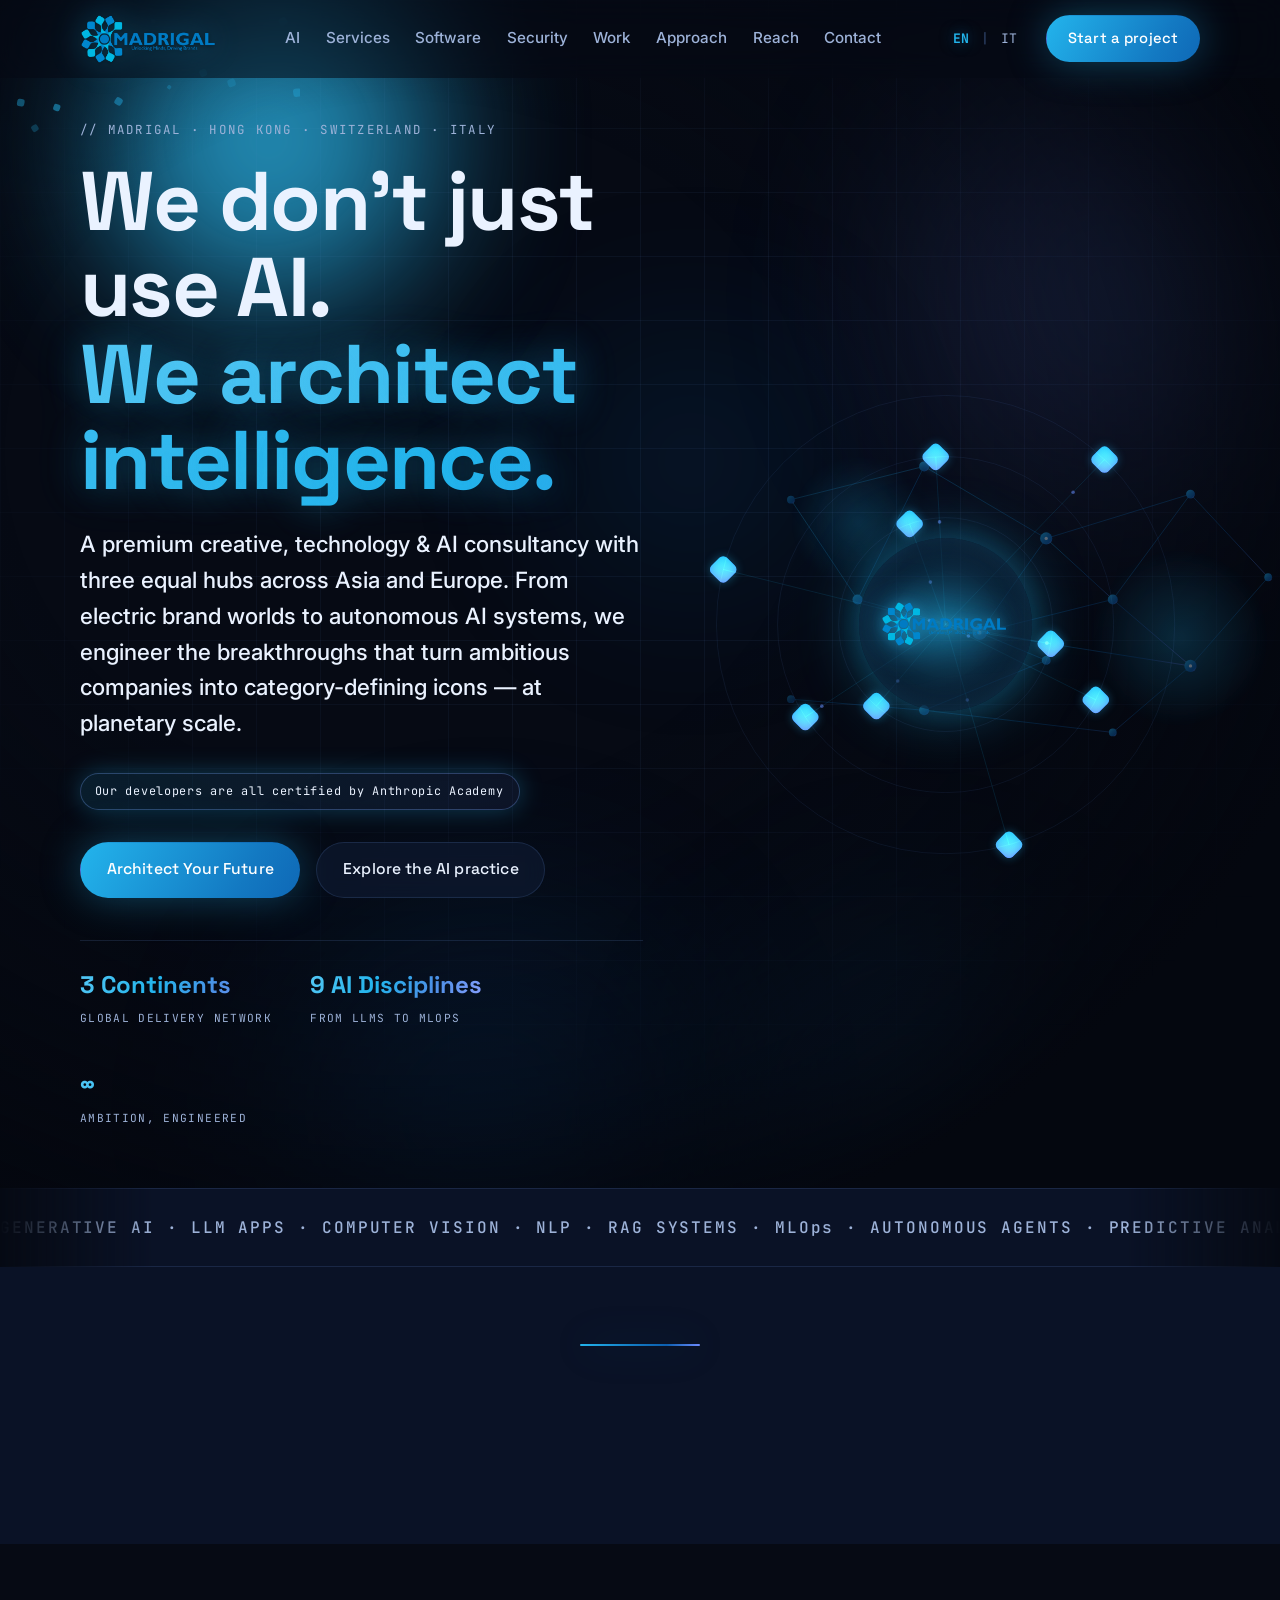
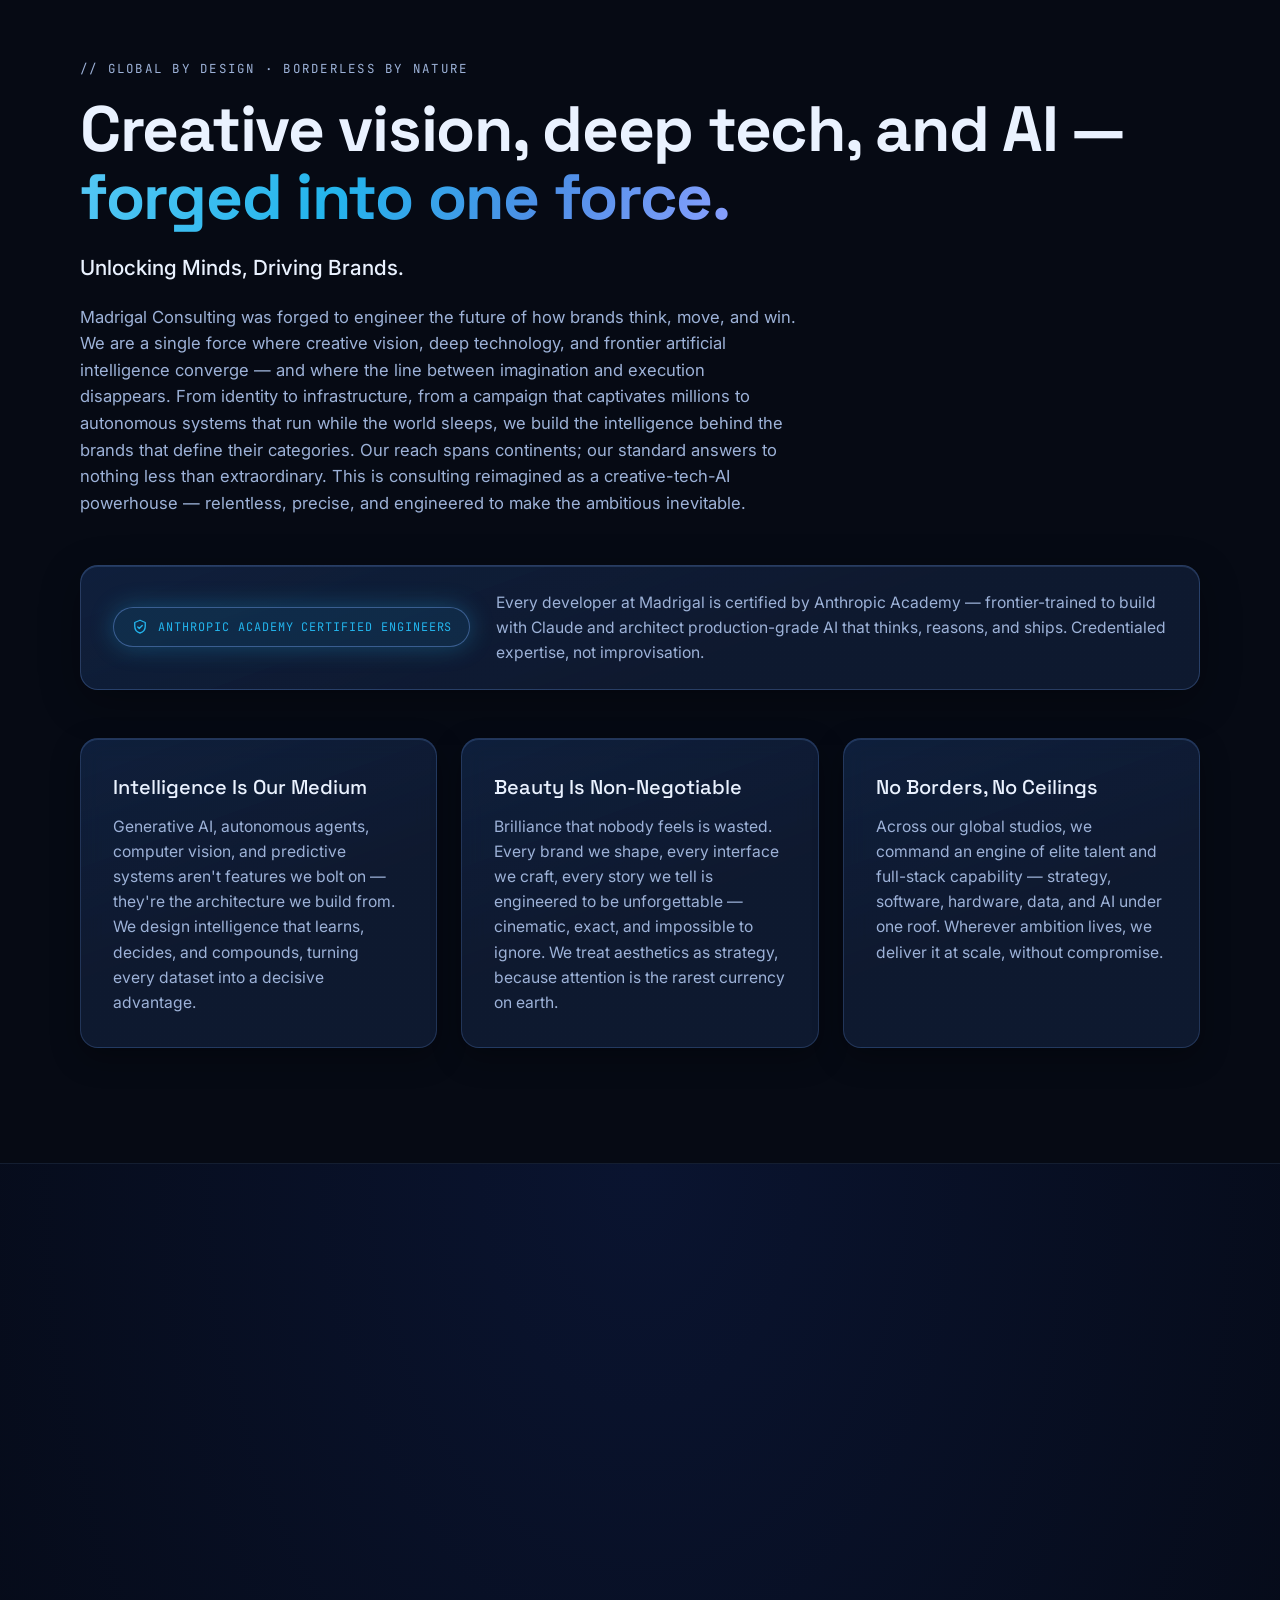
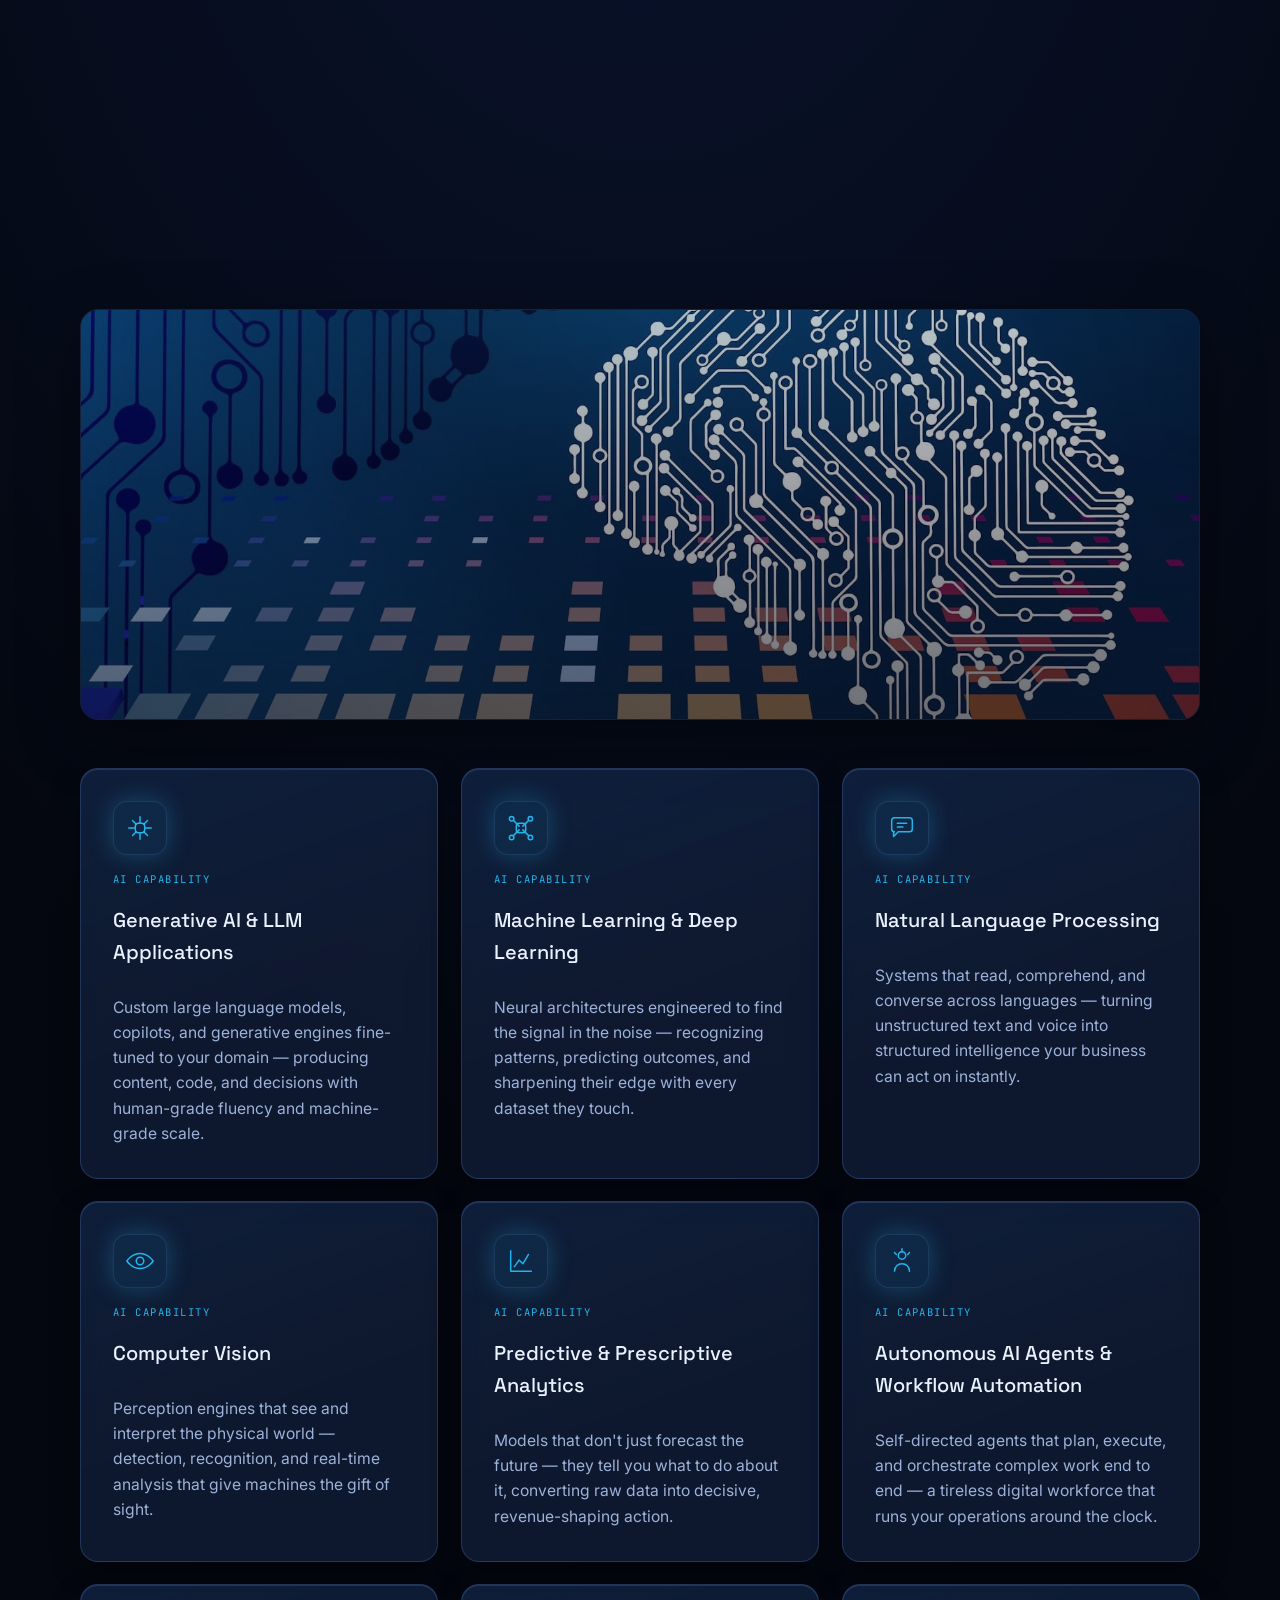
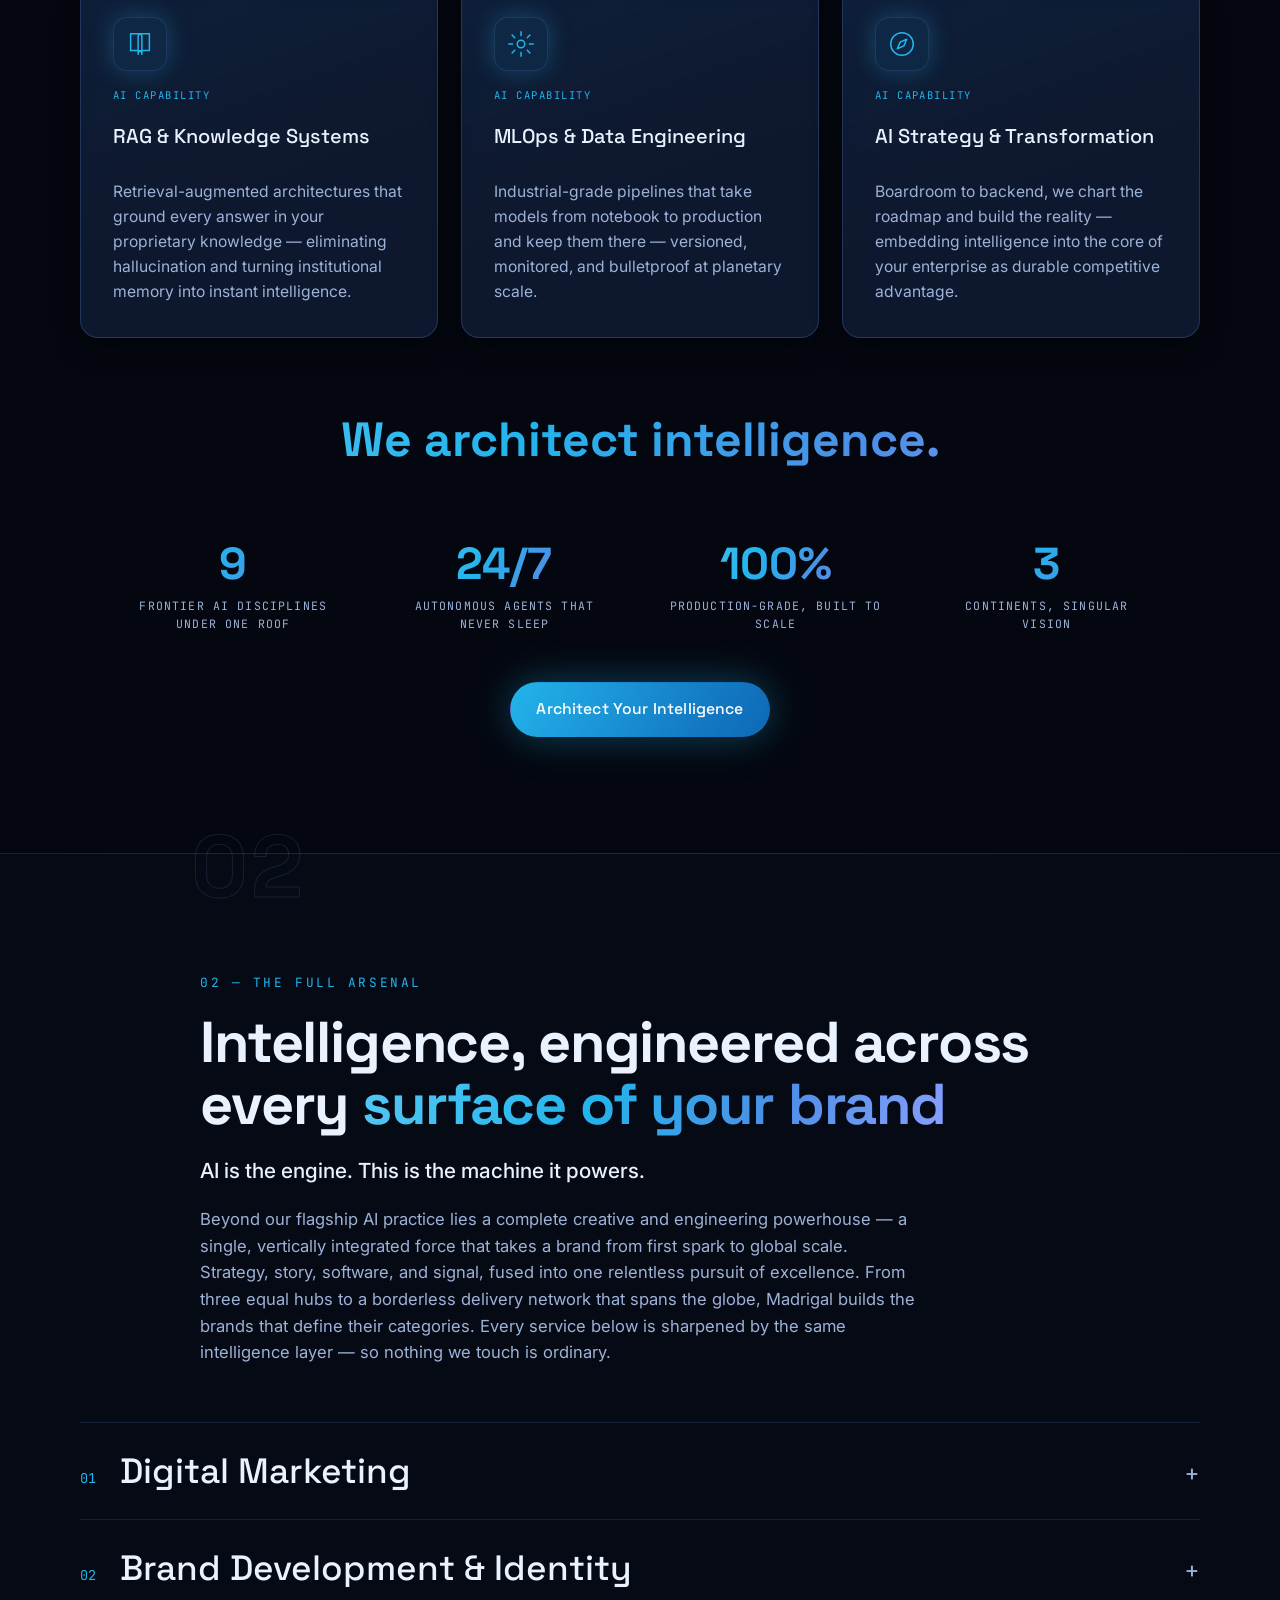
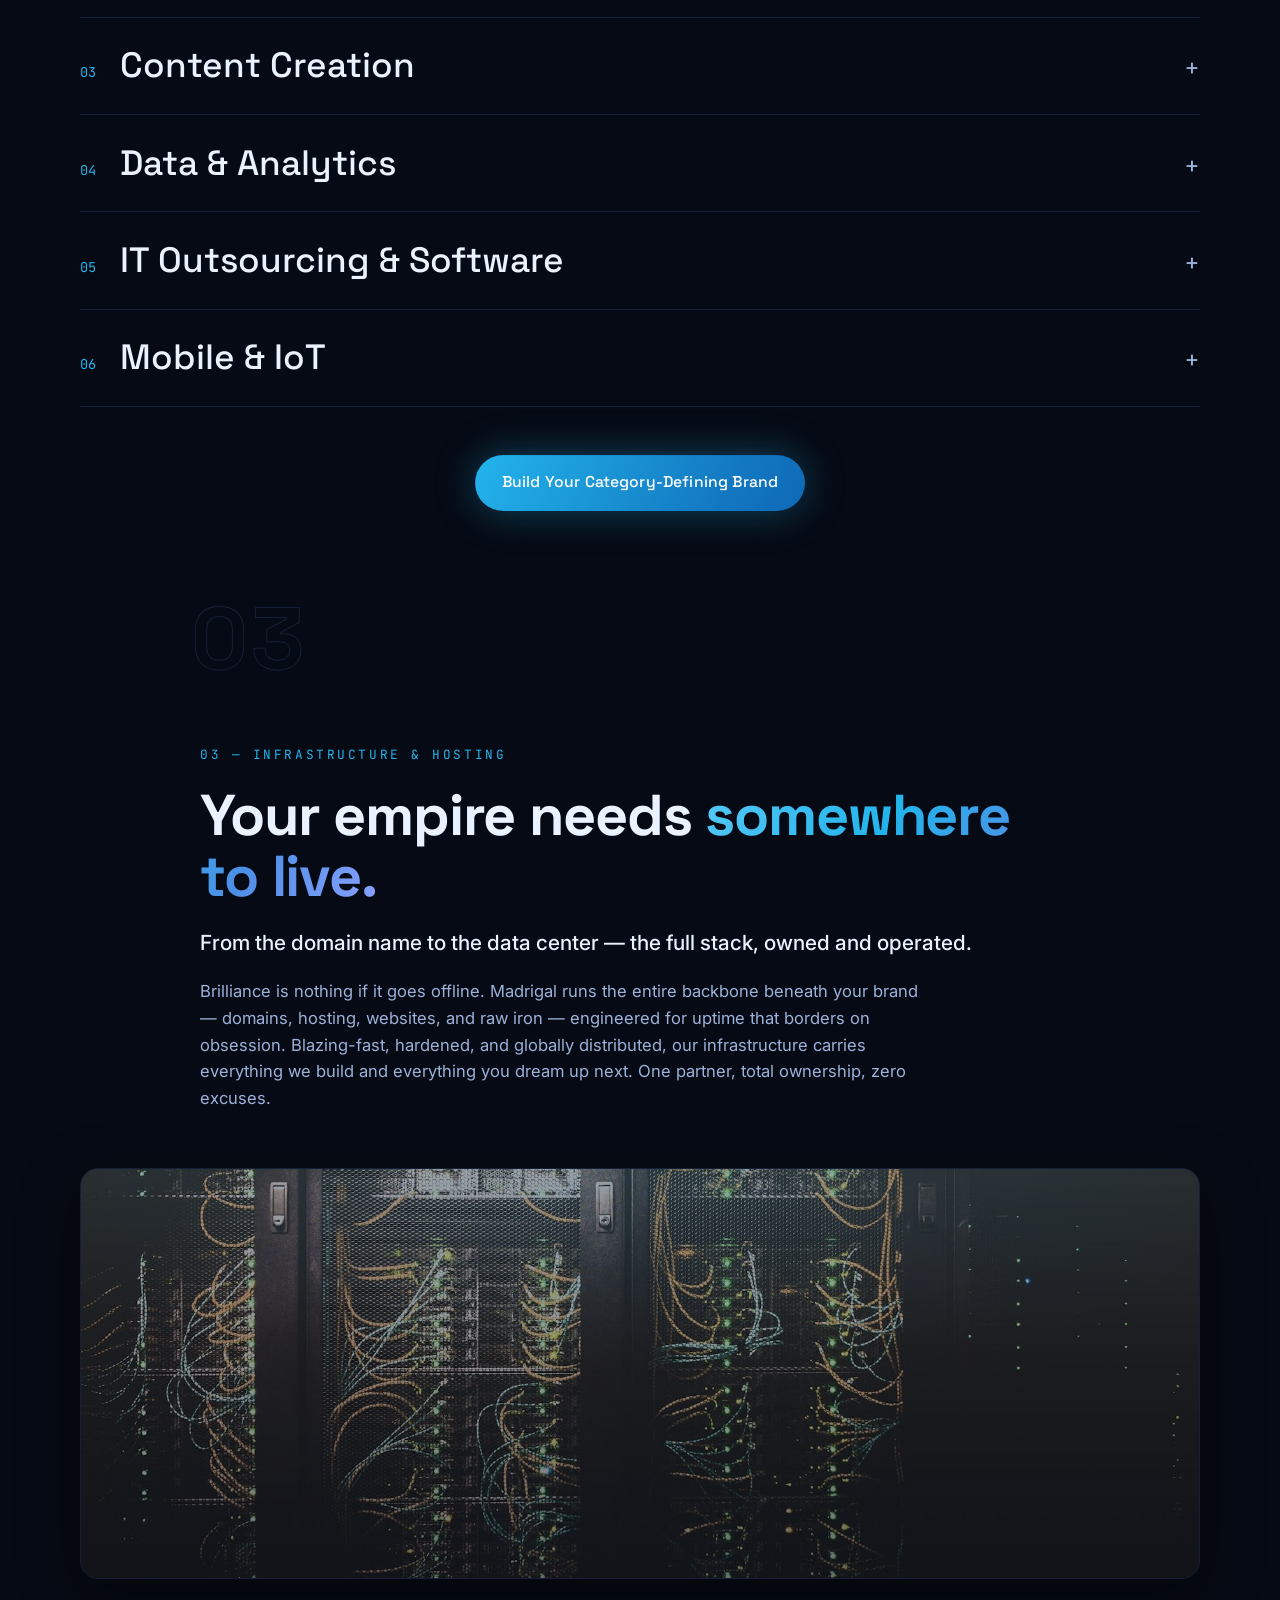
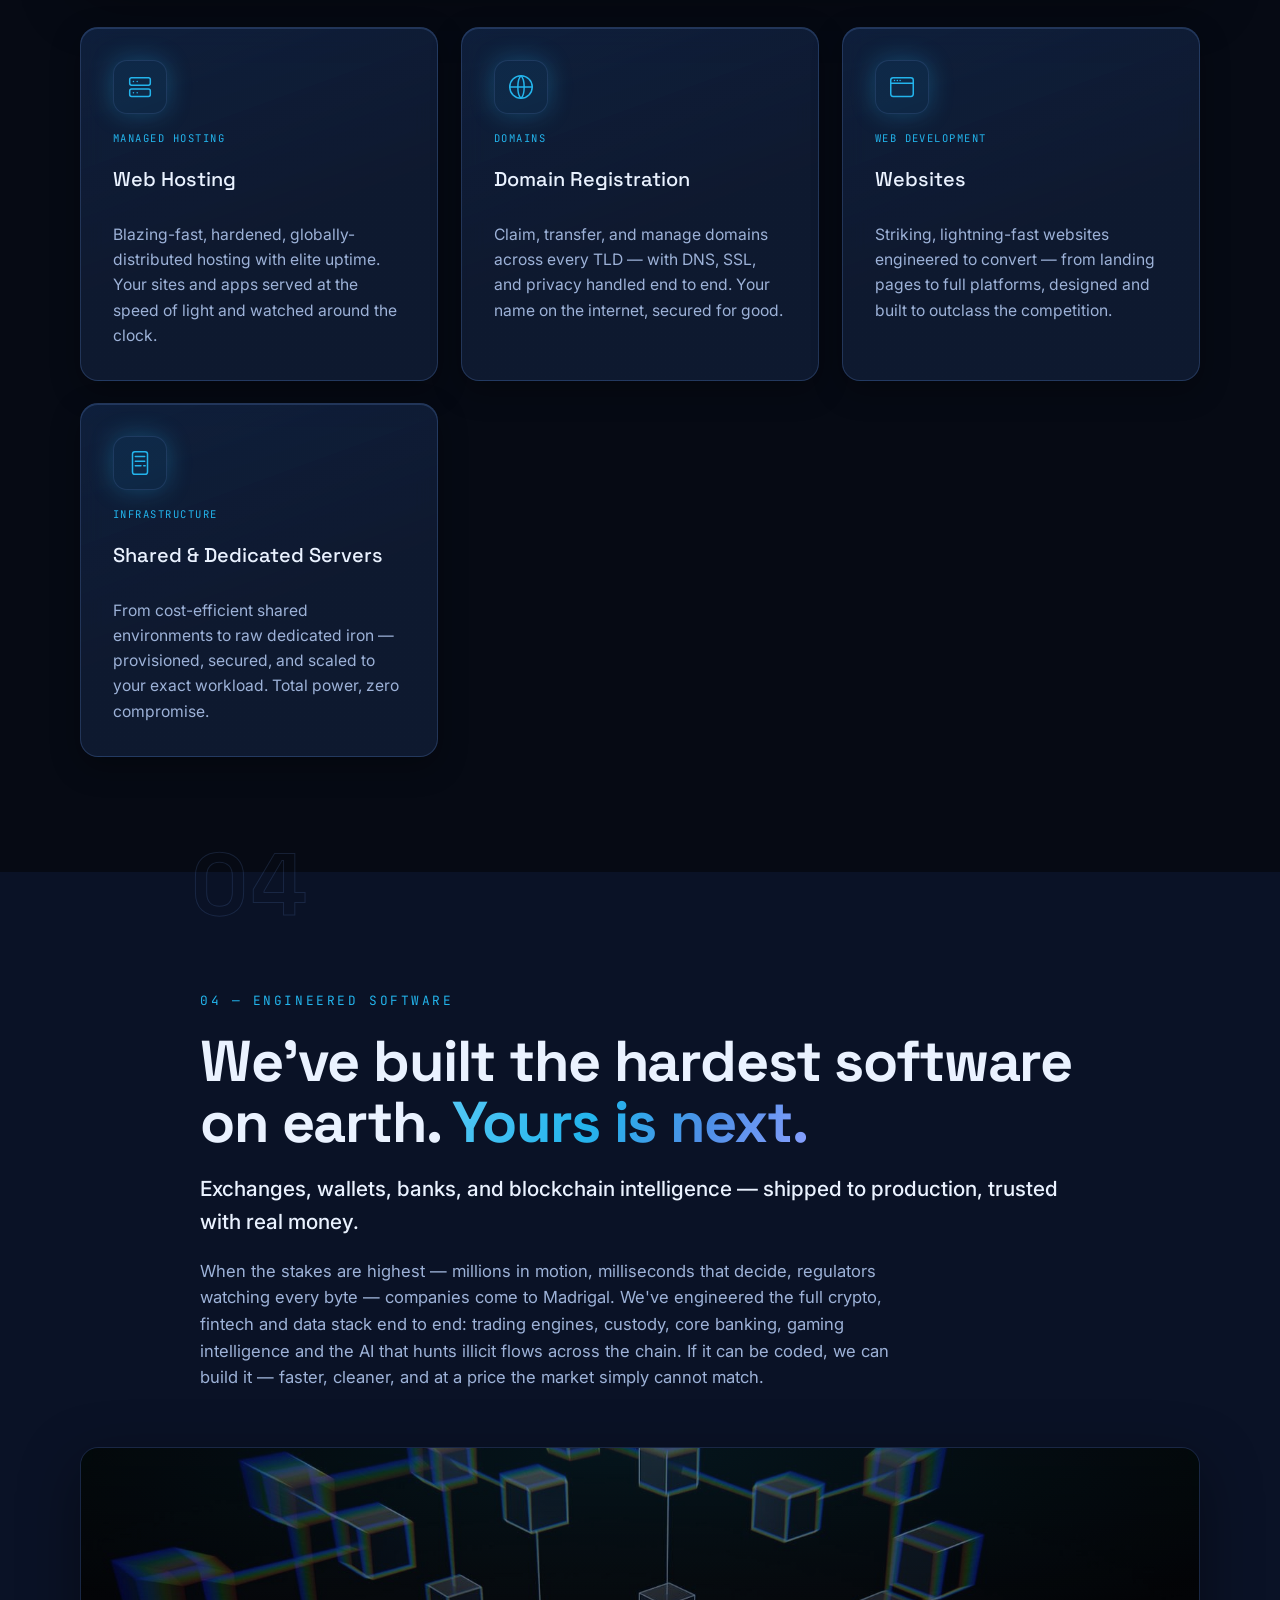
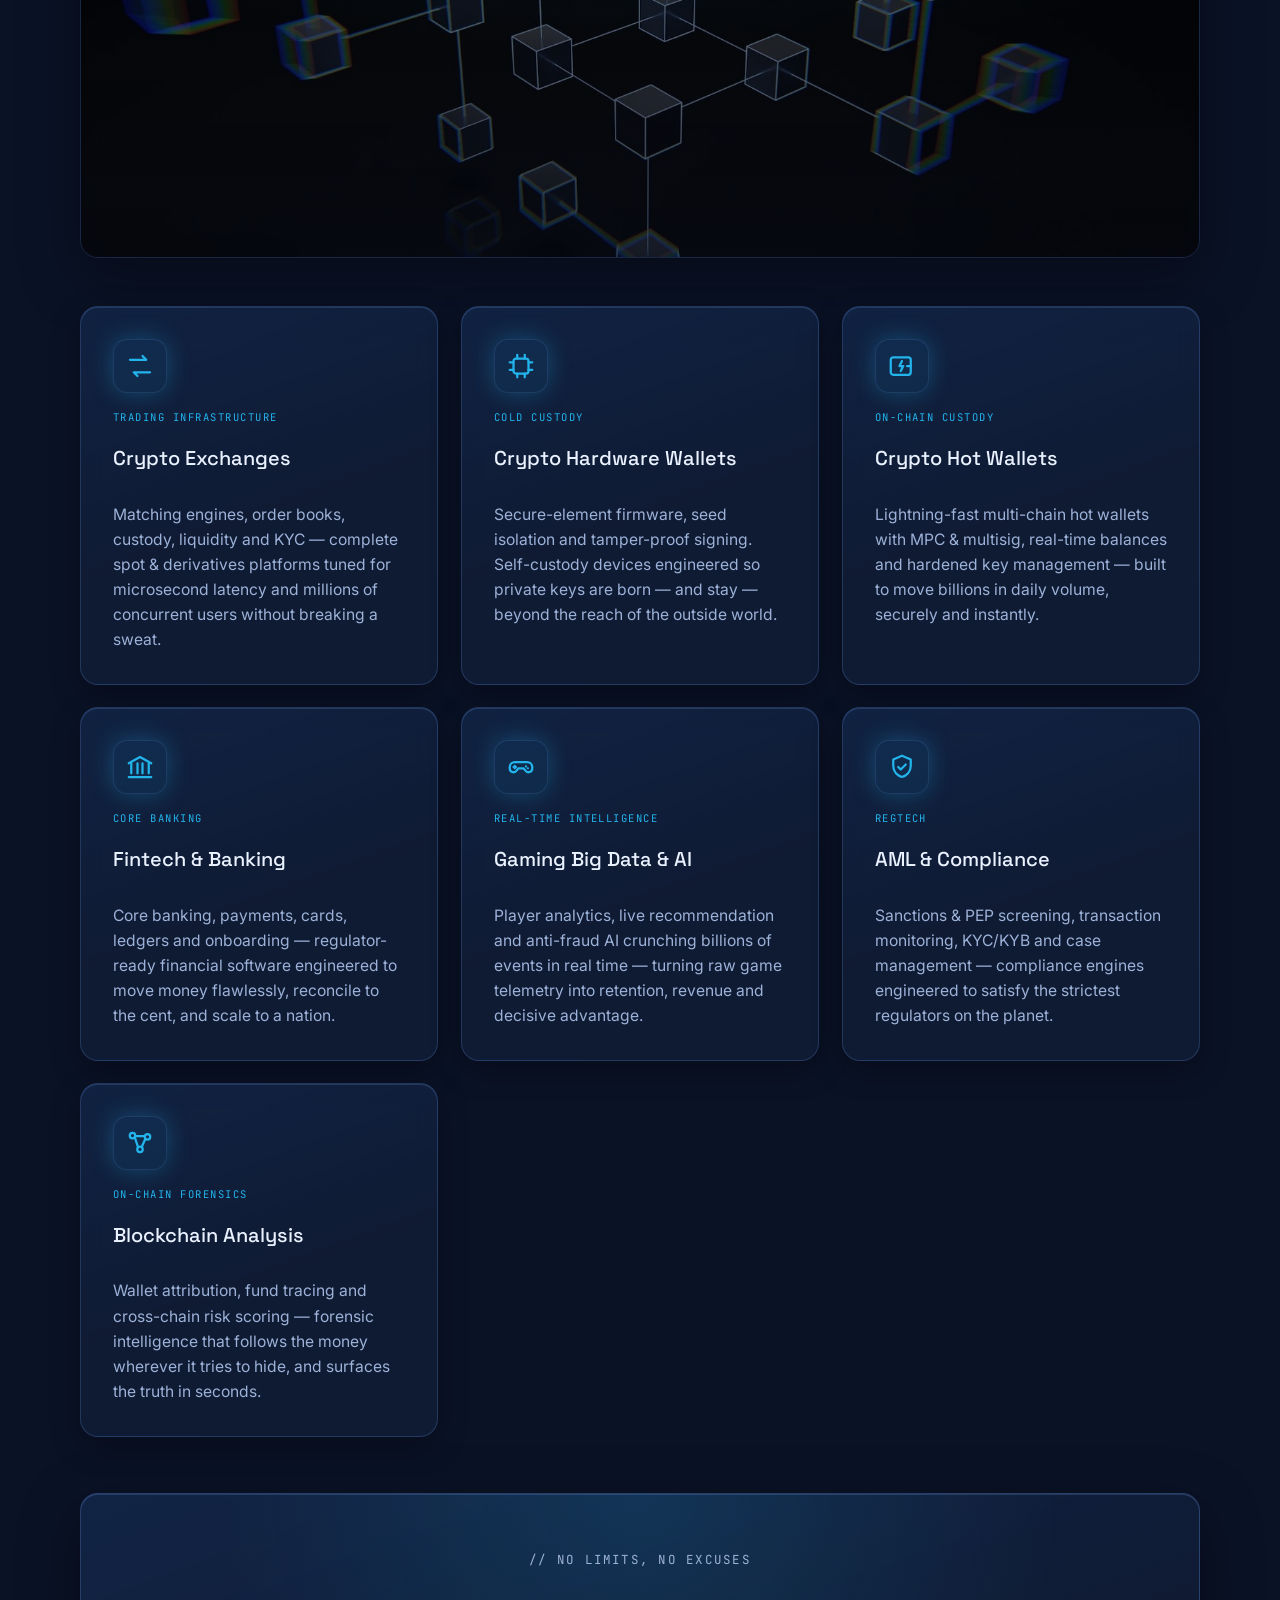
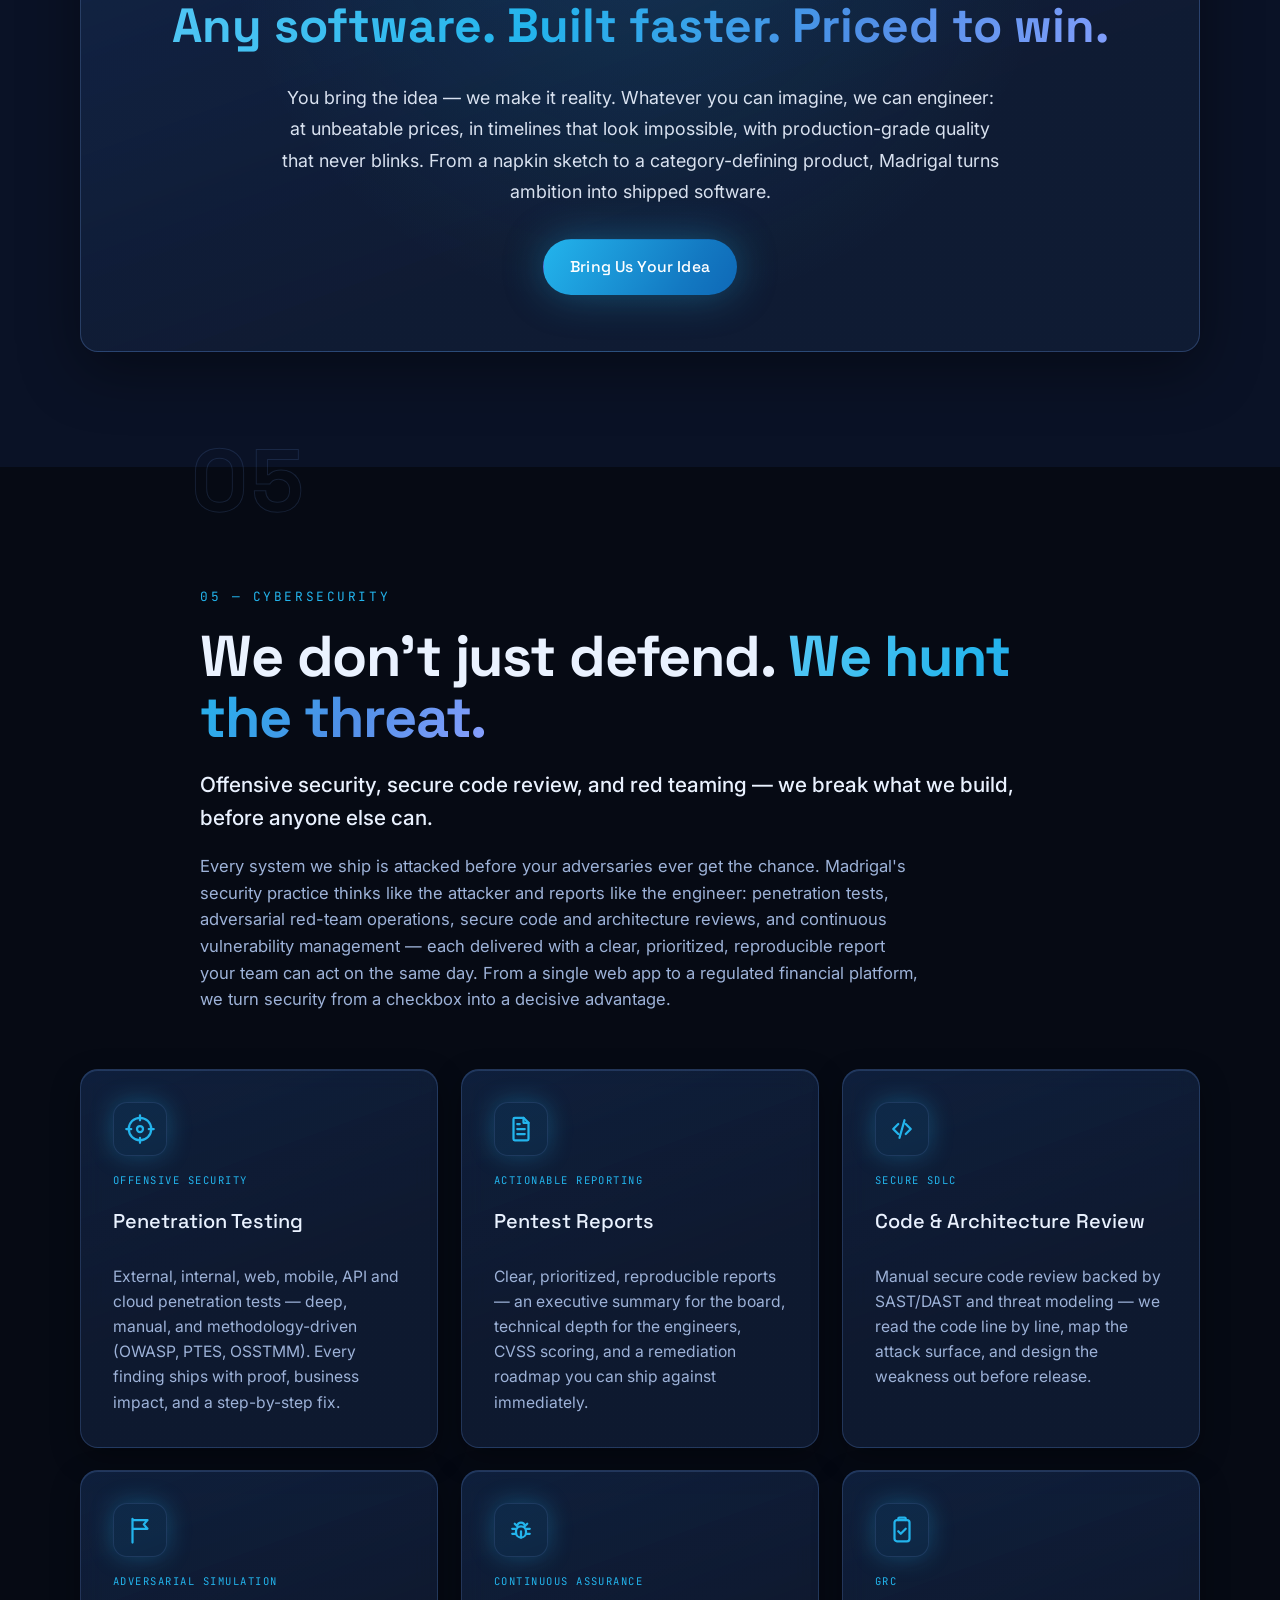
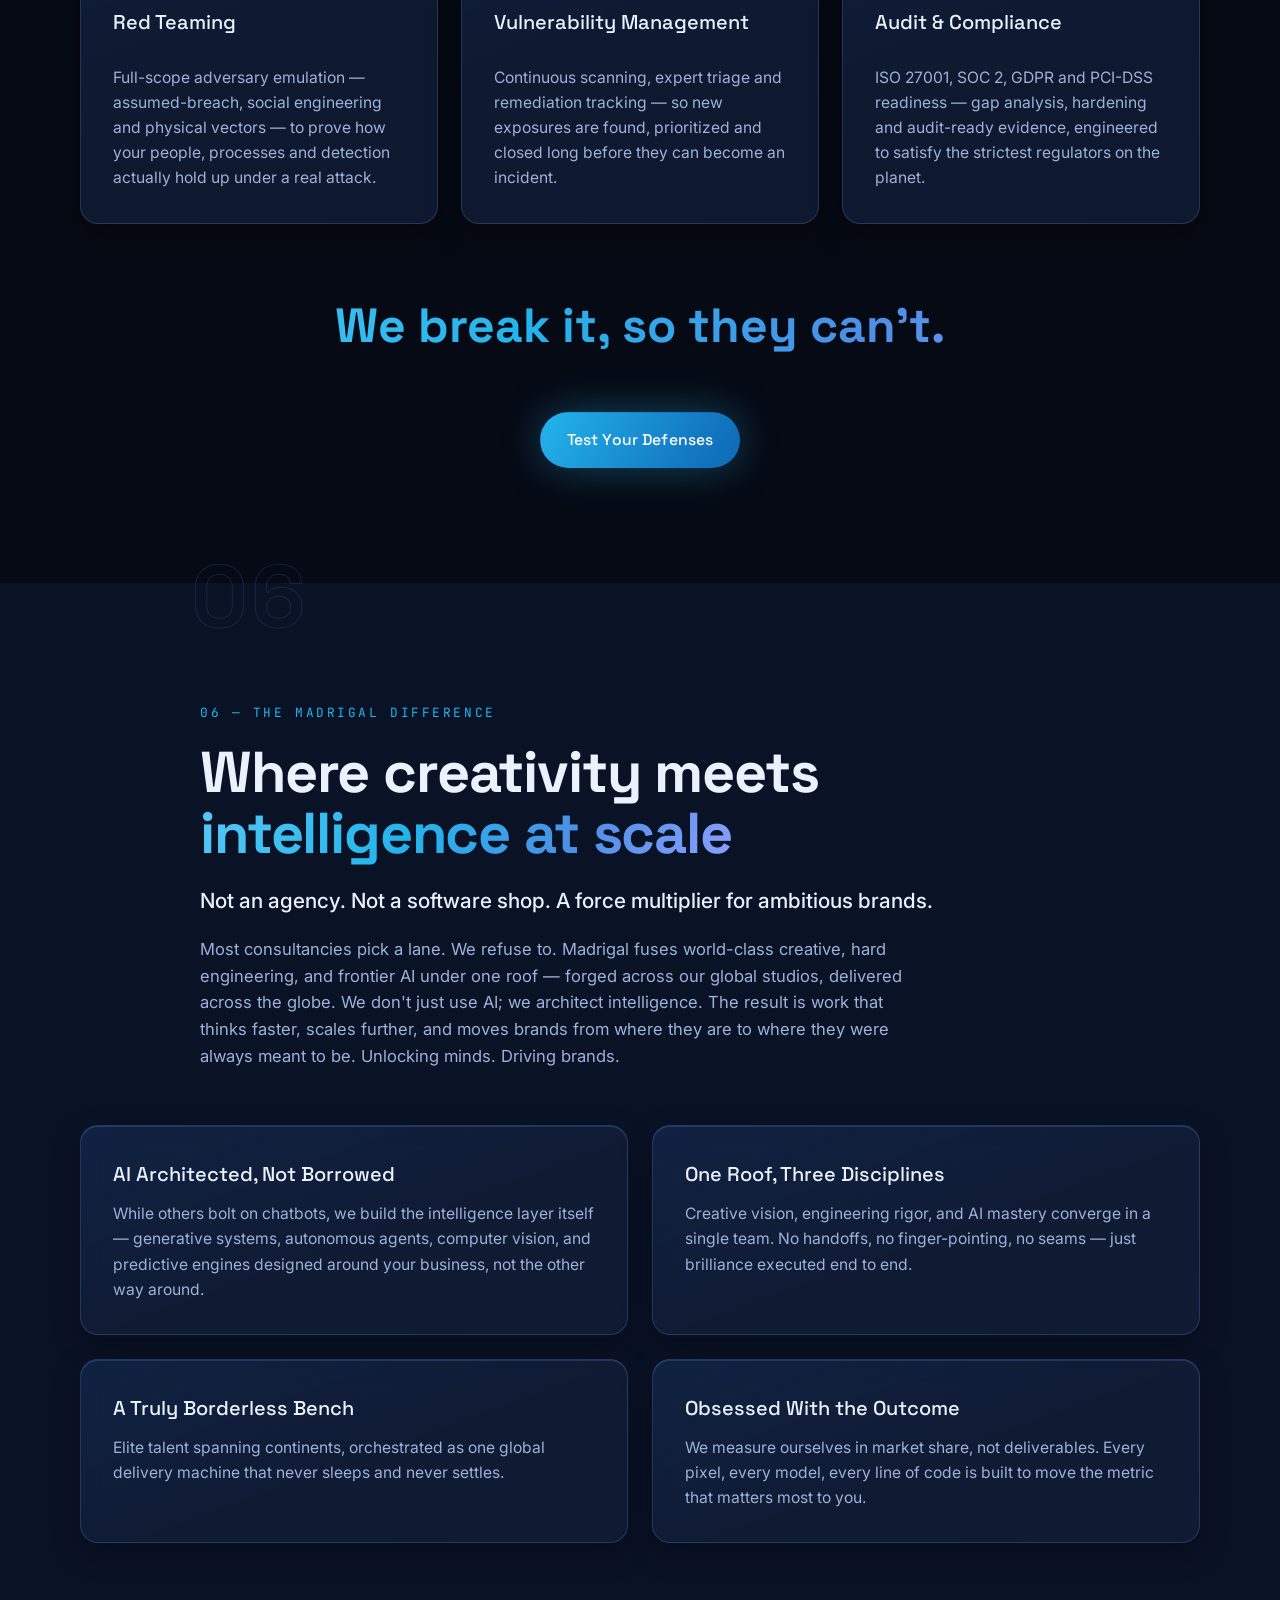
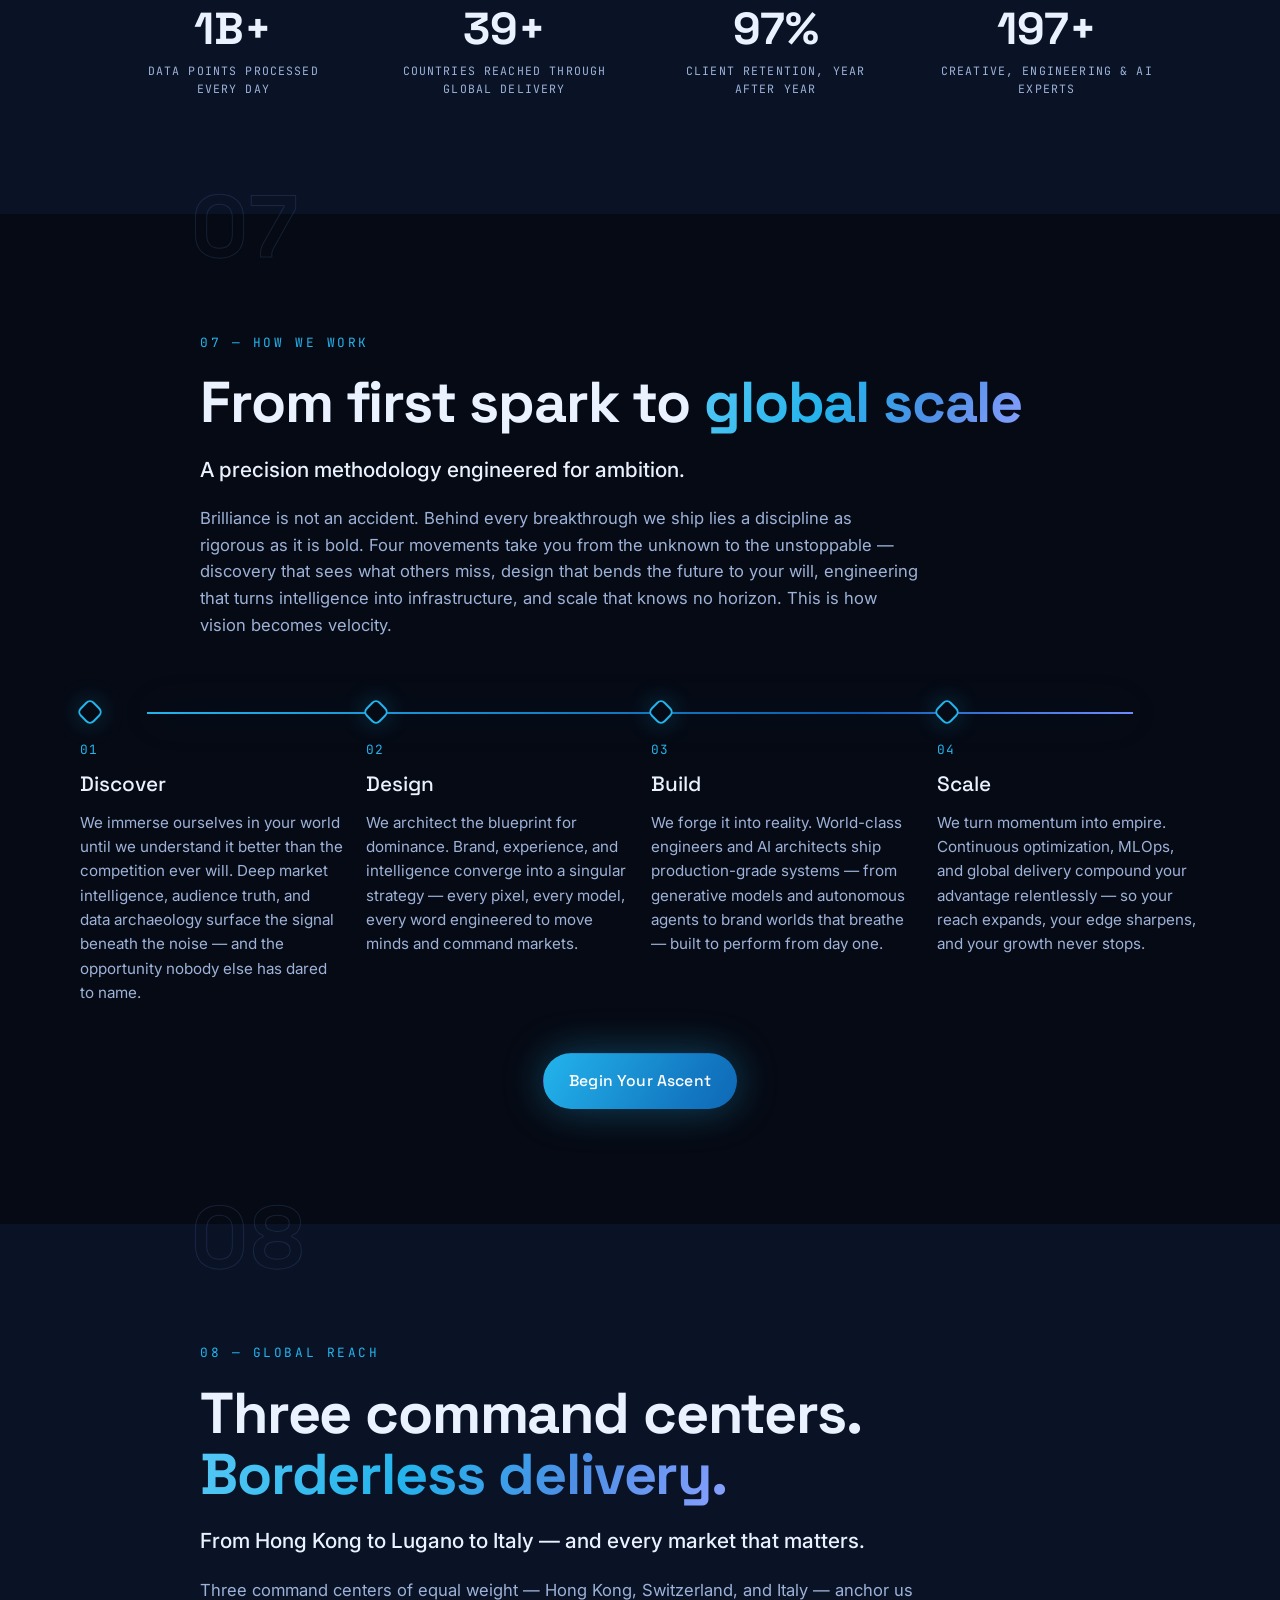
<file: index.html>
<!DOCTYPE html>
<html lang="en">
<head>
  <meta charset="UTF-8" />
  <meta name="viewport" content="width=device-width, initial-scale=1.0" />
  <title>Madrigal Consulting — We Architect Intelligence | AI, Creative &amp; Tech Consultancy</title>
  <meta name="description" content="Madrigal Consulting is a premium creative, technology, and AI consultancy with three equal hubs in Hong Kong, Switzerland and Italy. We architect generative AI, autonomous agents, brand worlds, and engineering — delivered worldwide." />
  <meta name="author" content="Madrigal Consulting Limited" />
  <meta name="theme-color" content="#060A14" />
  <meta name="google-site-verification" content="u3u0DEdpqYj1ZBrx8MEfP2-kcGRYUExYaG-UbubwK5o" />
  <link rel="canonical" href="https://madrigalconsulting.io/" />

  <!-- Structured data -->
  <script type="application/ld+json">
  {
    "@context": "https://schema.org",
    "@type": "Organization",
    "name": "Madrigal Consulting Limited",
    "alternateName": "Madrigal Consulting",
    "url": "https://madrigalconsulting.io/",
    "logo": "https://madrigalconsulting.io/assets/logo.png",
    "image": "https://madrigalconsulting.io/assets/og-image.png",
    "description": "Premium creative, technology and AI consultancy with three equal hubs in Hong Kong, Switzerland and Italy. We architect generative AI, autonomous agents, brand worlds, and engineering — delivered worldwide.",
    "email": "hello@madrigalconsulting.io",
    "slogan": "Unlocking Minds, Driving Brands",
    "areaServed": "Worldwide",
    "knowsLanguage": ["en", "it"],
    "contactPoint": {
      "@type": "ContactPoint",
      "contactType": "sales",
      "email": "hello@madrigalconsulting.io",
      "availableLanguage": ["en", "it"]
    },
    "address": [
      { "@type": "PostalAddress", "addressLocality": "Hong Kong", "addressCountry": "HK" },
      { "@type": "PostalAddress", "addressLocality": "Lugano", "addressCountry": "CH" },
      { "@type": "PostalAddress", "addressLocality": "Milan", "addressCountry": "IT" }
    ]
  }
  </script>

  <!-- Open Graph -->
  <meta property="og:type" content="website" />
  <meta property="og:title" content="Madrigal Consulting — We Architect Intelligence" />
  <meta property="og:description" content="A premium creative, technology, and AI consultancy with hubs in Hong Kong, Switzerland and Italy. Unlocking Minds, Driving Brands — at planetary scale." />
  <meta property="og:image" content="https://madrigalconsulting.io/assets/og-image.png" />
  <meta property="og:image:width" content="1200" />
  <meta property="og:image:height" content="630" />
  <meta property="og:image:alt" content="Madrigal Consulting — We Architect Intelligence" />
  <meta property="og:locale" content="en" />
  <meta property="og:locale:alternate" content="it" />
  <meta property="og:url" content="https://madrigalconsulting.io/" />
  <meta property="og:site_name" content="Madrigal Consulting" />

  <!-- Twitter -->
  <meta name="twitter:card" content="summary_large_image" />
  <meta name="twitter:title" content="Madrigal Consulting — We Architect Intelligence" />
  <meta name="twitter:description" content="A premium creative, technology, and AI consultancy across Hong Kong, Switzerland and Italy. Unlocking Minds, Driving Brands." />
  <meta name="twitter:image" content="https://madrigalconsulting.io/assets/og-image.png" />

  <!-- Favicon -->
  <link rel="icon" type="image/png" sizes="196x196" href="assets/favicon-196.png" />
  <link rel="apple-touch-icon" href="assets/favicon-196.png" />

  <!-- Fonts -->
  <link rel="preconnect" href="https://fonts.googleapis.com" />
  <link rel="preconnect" href="https://fonts.gstatic.com" crossorigin />
  <link href="https://fonts.googleapis.com/css2?family=Space+Grotesk:wght@500;700&family=Inter:wght@400;500;600&family=JetBrains+Mono:wght@500;700&display=swap" rel="stylesheet" />

  <link rel="stylesheet" href="styles.css" />

  <!-- Without JS, the IntersectionObserver never fires, so reveal/flow elements
       would stay hidden. Pre-rendered content is in the HTML — show it. -->
  <noscript><style>.reveal{opacity:1!important;transform:none!important}.flow__fill{width:88%!important}</style></noscript>
</head>
<body>
  <a class="skip-link" href="#main" data-i18n="skip">Skip to content</a>

  <!-- ============ NAV ============ -->
  <header class="nav" id="nav">
    <div class="nav__inner">
      <a class="nav__brand" href="#hero" aria-label="Madrigal Consulting — home">
        <img class="nav__logo" src="assets/logo.png" alt="Madrigal Consulting logo" width="160" height="44" />
      </a>

      <nav class="nav__links" aria-label="Primary">
        <a href="#ai" data-i18n="nav.ai">AI</a>
        <a href="#services" data-i18n="nav.services">Services</a>
        <a href="#software" data-i18n="nav.software">Software</a>
        <a href="#cyber" data-i18n="nav.security">Security</a>
        <a href="#work" data-i18n="nav.work">Work</a>
        <a href="#process" data-i18n="nav.approach">Approach</a>
        <a href="#global" data-i18n="nav.reach">Reach</a>
        <a href="#contact" data-i18n="nav.contact">Contact</a>
      </nav>

      <div class="lang-switch" role="group" aria-label="Language">
        <button type="button" class="lang-switch__btn" data-lang="en" aria-pressed="true">EN</button>
        <span class="lang-switch__sep" aria-hidden="true">|</span>
        <button type="button" class="lang-switch__btn" data-lang="it" aria-pressed="false">IT</button>
      </div>

      <a class="btn btn--gradient nav__cta" href="#contact" data-i18n="nav.cta">Start a project</a>

      <button class="nav__toggle" id="navToggle" aria-label="Open menu" aria-expanded="false" aria-controls="mobileMenu" data-i18n-attr="aria-label:nav.open">
        <span></span><span></span><span></span>
      </button>
    </div>

    <div class="mobile-menu" id="mobileMenu" aria-hidden="true" inert>
      <nav aria-label="Mobile">
        <a href="#ai" data-i18n="nav.ai">AI</a>
        <a href="#services" data-i18n="nav.services">Services</a>
        <a href="#software" data-i18n="nav.software">Software</a>
        <a href="#cyber" data-i18n="nav.security">Security</a>
        <a href="#work" data-i18n="nav.work">Work</a>
        <a href="#process" data-i18n="nav.approach">Approach</a>
        <a href="#global" data-i18n="nav.reach">Reach</a>
        <a href="#contact" data-i18n="nav.contact">Contact</a>
        <div class="lang-switch lang-switch--mobile" role="group" aria-label="Language">
          <button type="button" class="lang-switch__btn" data-lang="en" aria-pressed="true">EN</button>
          <span class="lang-switch__sep" aria-hidden="true">|</span>
          <button type="button" class="lang-switch__btn" data-lang="it" aria-pressed="false">IT</button>
        </div>
        <a class="btn btn--gradient" href="#contact" data-i18n="nav.cta">Start a project</a>
      </nav>
    </div>
  </header>

  <main id="main">

    <!-- ============ HERO ============ -->
    <section class="hero" id="hero">
      <div class="aurora" aria-hidden="true">
        <span class="blob blob--1"></span>
        <span class="blob blob--2"></span>
        <span class="blob blob--3"></span>
        <span class="blob blob--4"></span>
        <span class="blob blob--5"></span>
      </div>
      <canvas class="hero__dust" id="dustCanvas" aria-hidden="true"></canvas>
      <img class="hero__accent" src="assets/img/hero-network.svg" alt="" aria-hidden="true" decoding="async" />
      <div class="grid-overlay" aria-hidden="true"></div>

      <div class="hero__inner">
        <div class="hero__copy">
          <p class="eyebrow" data-i18n="hero.eyebrow">// MADRIGAL · HONG KONG · SWITZERLAND · ITALY</p>
          <h1 class="hero__title">
            <span data-i18n="hero.title1">We don't just use AI.</span><br />
            <span class="gradient-text gradient-text--drift" data-i18n="hero.title2">We architect intelligence.</span>
          </h1>
          <p class="hero__sub" data-i18n="hero.sub">A premium creative, technology &amp; AI consultancy with three equal hubs across Asia and Europe. From electric brand worlds to autonomous AI systems, we engineer the breakthroughs that turn ambitious companies into category-defining icons — at planetary scale.</p>
          <p class="academy-pill" data-i18n="academy.pill">
            <span class="academy-pill__dot" aria-hidden="true"></span>
            Our developers are all certified by Anthropic Academy
          </p>
          <div class="hero__cta">
            <a class="btn btn--gradient" href="#contact" data-i18n="hero.cta1">Architect Your Future</a>
            <a class="btn btn--ghost" href="#ai" data-i18n="hero.cta2">Explore the AI practice</a>
          </div>

          <ul class="hero__stats">
            <li><span class="hero__stat-v gradient-text" data-i18n="hero.stat1v">3 Continents</span><span class="hero__stat-l" data-i18n="hero.stat1l">Global Delivery Network</span></li>
            <li><span class="hero__stat-v gradient-text" data-i18n="hero.stat2v">9 AI Disciplines</span><span class="hero__stat-l" data-i18n="hero.stat2l">From LLMs to MLOps</span></li>
            <li><span class="hero__stat-v gradient-text">∞</span><span class="hero__stat-l" data-i18n="hero.stat3l">Ambition, Engineered</span></li>
          </ul>
        </div>

        <!-- Intelligence Orbit -->
        <div class="orbit" id="orbit" aria-label="Intelligence Orbit — the nine AI capabilities orbiting the Madrigal core">
          <canvas id="orbitCanvas" aria-hidden="true"></canvas>
          <p class="sr-only" data-i18n="orbit.sr">The Intelligence Orbit shows Madrigal's nine AI capabilities orbiting the core: Generative AI, Machine Learning and Deep Learning, Natural Language Processing, Computer Vision, Predictive Analytics, Autonomous Agents, RAG Systems, MLOps, and AI Strategy.</p>
          <div class="orbit__core" aria-hidden="true">
            <img src="assets/logo.png" alt="" class="orbit__core-mark" />
          </div>
          <div class="orbit__tooltip" id="orbitTooltip" role="status" aria-live="polite"></div>
        </div>
      </div>
    </section>

    <!-- ============ MARQUEE ============ -->
    <section class="marquee" aria-label="AI capabilities">
      <div class="marquee__track">
        <span data-i18n="marquee">GENERATIVE AI · LLM APPS · COMPUTER VISION · NLP · RAG SYSTEMS · MLOps · AUTONOMOUS AGENTS · PREDICTIVE ANALYTICS · DEEP LEARNING · AI STRATEGY · </span>
        <span aria-hidden="true" data-i18n="marquee">GENERATIVE AI · LLM APPS · COMPUTER VISION · NLP · RAG SYSTEMS · MLOps · AUTONOMOUS AGENTS · PREDICTIVE ANALYTICS · DEEP LEARNING · AI STRATEGY · </span>
      </div>
    </section>

    <!-- ============ SCALE BAND ============ -->
    <section class="band" aria-label="Scale and ambition">
      <div class="band__divider" aria-hidden="true"></div>
      <ul class="band__grid">
        <li class="band__item reveal"><span class="band__v" data-count="3" data-suffix=" Continents" data-suffix-i18n="band.continents">0</span><span class="band__l" data-i18n="band.l1">Global delivery network</span></li>
        <li class="band__item reveal"><span class="band__v" data-count="50" data-suffix="+ Specialists" data-suffix-i18n="band.specialists">0</span><span class="band__l" data-i18n="band.l2">Creative, engineering &amp; AI</span></li>
        <li class="band__item reveal"><span class="band__v" data-count="9" data-suffix=" AI Disciplines" data-suffix-i18n="band.disciplines">0</span><span class="band__l" data-i18n="band.l3">From LLMs to MLOps</span></li>
        <li class="band__item reveal"><span class="band__v">24/7</span><span class="band__l" data-i18n="band.l4">Global delivery, always on</span></li>
      </ul>
    </section>

    <!-- ============ MANIFESTO ============ -->
    <section class="section manifesto" id="manifesto">
      <div class="container reveal">
        <p class="eyebrow" data-i18n="manifesto.eyebrow">// GLOBAL BY DESIGN · BORDERLESS BY NATURE</p>
        <h2 class="section__title" data-i18n-html="manifesto.title">Creative vision, deep tech, and AI — <span class="gradient-text">forged into one force.</span></h2>
        <p class="section__lead" data-i18n="manifesto.lead">Unlocking Minds, Driving Brands.</p>
        <p class="section__body" data-i18n="manifesto.body">Madrigal Consulting was forged to engineer the future of how brands think, move, and win. We are a single force where creative vision, deep technology, and frontier artificial intelligence converge — and where the line between imagination and execution disappears. From identity to infrastructure, from a campaign that captivates millions to autonomous systems that run while the world sleeps, we build the intelligence behind the brands that define their categories. Our reach spans continents; our standard answers to nothing less than extraordinary. This is consulting reimagined as a creative-tech-AI powerhouse — relentless, precise, and engineered to make the ambitious inevitable.</p>
      </div>

      <div class="container">
        <div class="trust-strip reveal">
          <span class="trust-strip__badge">
            <svg viewBox="0 0 24 24" fill="none" stroke="currentColor" stroke-width="1.8" stroke-linecap="round" stroke-linejoin="round" aria-hidden="true"><path d="M12 3l7 3v5c0 5-3.5 8-7 9-3.5-1-7-4-7-9V6l7-3z"/><path d="M9 12l2 2 4-4"/></svg>
            <span data-i18n="academy.badge">Anthropic Academy Certified Engineers</span>
          </span>
          <p class="trust-strip__text" data-i18n="academy.strip">Every developer at Madrigal is certified by Anthropic Academy — frontier-trained to build with Claude and architect production-grade AI that thinks, reasons, and ships. Credentialed expertise, not improvisation.</p>
        </div>
      </div>

      <div class="container manifesto__cards">
        <article class="glass-card tilt reveal">
          <h3 data-i18n="manifesto.card1t">Intelligence Is Our Medium</h3>
          <p data-i18n="manifesto.card1d">Generative AI, autonomous agents, computer vision, and predictive systems aren't features we bolt on — they're the architecture we build from. We design intelligence that learns, decides, and compounds, turning every dataset into a decisive advantage.</p>
        </article>
        <article class="glass-card tilt reveal">
          <h3 data-i18n="manifesto.card2t">Beauty Is Non-Negotiable</h3>
          <p data-i18n="manifesto.card2d">Brilliance that nobody feels is wasted. Every brand we shape, every interface we craft, every story we tell is engineered to be unforgettable — cinematic, exact, and impossible to ignore. We treat aesthetics as strategy, because attention is the rarest currency on earth.</p>
        </article>
        <article class="glass-card tilt reveal">
          <h3 data-i18n="manifesto.card3t">No Borders, No Ceilings</h3>
          <p data-i18n="manifesto.card3d">Across our global studios, we command an engine of elite talent and full-stack capability — strategy, software, hardware, data, and AI under one roof. Wherever ambition lives, we deliver it at scale, without compromise.</p>
        </article>
      </div>
    </section>

    <!-- ============ AI FLAGSHIP ============ -->
    <section class="section section--flagship" id="ai">
      <div class="container">
        <div class="section__head reveal">
          <p class="index" data-num="01" data-i18n="ai.index">01 — ARTIFICIAL INTELLIGENCE</p>
          <h2 class="section__title" data-i18n-html="ai.title">Intelligence is the new <span class="gradient-text">infrastructure.</span></h2>
          <p class="section__lead" data-i18n="ai.lead">From frontier models to autonomous systems — engineered to think, learn, and move your brand at the speed of imagination.</p>
          <p class="section__body" data-i18n="ai.body">Intelligence is the new infrastructure, and we build it to last. Madrigal designs AI systems that don't sit beside your business — they become its nervous system. We fuse generative models, deep learning, and autonomous agents into living architectures that reason in real time, learn from every interaction, and compound their advantage with each passing day. This is not automation bolted onto old workflows. It is intelligence engineered from first principles, tuned for production, and built to scale across continents. Where others experiment, we deploy. Where others prototype, we transform. The future belongs to the brands that command intelligence — and we put that power in your hands.</p>
          <p class="academy-pill academy-pill--inline" data-i18n="academy.pill">
            <span class="academy-pill__dot" aria-hidden="true"></span>
            Our developers are all certified by Anthropic Academy
          </p>
        </div>

        <figure class="section-figure reveal">
          <img src="assets/img/ai-abstract.jpg" alt="Abstract artificial-intelligence visual with flowing blue digital forms" data-i18n-attr="alt:img.ai" loading="lazy" decoding="async" />
        </figure>

        <div class="ai-grid" id="aiGrid">
<article class="glass-card ai-card tilt reveal"><div class="ai-card__glyph"><svg fill="none" stroke-linecap="round" stroke-linejoin="round" stroke-width="1.6" viewbox="0 0 32 32"><path d="M16 4v6M16 22v6M4 16h6M22 16h6M8 8l4 4M24 24l-4-4M24 8l-4 4M8 24l4-4" stroke="#23B4EC"></path><rect height="10" rx="3" stroke="#23B4EC" width="10" x="11" y="11"></rect></svg></div><span class="tag">AI Capability</span><h3>Generative AI &amp; LLM Applications</h3><p>Custom large language models, copilots, and generative engines fine-tuned to your domain — producing content, code, and decisions with human-grade fluency and machine-grade scale.</p></article><article class="glass-card ai-card tilt reveal"><div class="ai-card__glyph"><svg fill="none" stroke-linecap="round" stroke-linejoin="round" stroke-width="1.6" viewbox="0 0 32 32"><circle cx="6" cy="6" r="2.4" stroke="#23B4EC"></circle><circle cx="26" cy="6" r="2.4" stroke="#23B4EC"></circle><circle cx="6" cy="26" r="2.4" stroke="#23B4EC"></circle><circle cx="26" cy="26" r="2.4" stroke="#23B4EC"></circle><path d="M8 8l6 6M24 8l-6 6M8 24l6-6M24 24l-6-6" stroke="#23B4EC"></path><rect height="10" rx="3" stroke="#23B4EC" width="10" x="11" y="11"></rect></svg></div><span class="tag">AI Capability</span><h3>Machine Learning &amp; Deep Learning</h3><p>Neural architectures engineered to find the signal in the noise — recognizing patterns, predicting outcomes, and sharpening their edge with every dataset they touch.</p></article><article class="glass-card ai-card tilt reveal"><div class="ai-card__glyph"><svg fill="none" stroke-linecap="round" stroke-linejoin="round" stroke-width="1.6" viewbox="0 0 32 32"><path d="M5 8a3 3 0 0 1 3-3h16a3 3 0 0 1 3 3v9a3 3 0 0 1-3 3H12l-5 5v-5H8a3 3 0 0 1-3-3z" stroke="#23B4EC"></path><path d="M11 11h10M11 15h6" stroke="#23B4EC"></path></svg></div><span class="tag">AI Capability</span><h3>Natural Language Processing</h3><p>Systems that read, comprehend, and converse across languages — turning unstructured text and voice into structured intelligence your business can act on instantly.</p></article><article class="glass-card ai-card tilt reveal"><div class="ai-card__glyph"><svg fill="none" stroke-linecap="round" stroke-linejoin="round" stroke-width="1.6" viewbox="0 0 32 32"><path d="M2 16s5-8 14-8 14 8 14 8-5 8-14 8S2 16 2 16z" stroke="#23B4EC"></path><circle cx="16" cy="16" r="4" stroke="#23B4EC"></circle></svg></div><span class="tag">AI Capability</span><h3>Computer Vision</h3><p>Perception engines that see and interpret the physical world — detection, recognition, and real-time analysis that give machines the gift of sight.</p></article><article class="glass-card ai-card tilt reveal"><div class="ai-card__glyph"><svg fill="none" stroke-linecap="round" stroke-linejoin="round" stroke-width="1.6" viewbox="0 0 32 32"><path d="M5 27V5M5 27h22" stroke="#23B4EC"></path><path d="M9 22l5-7 4 4 6-10" stroke="#23B4EC"></path></svg></div><span class="tag">AI Capability</span><h3>Predictive &amp; Prescriptive Analytics</h3><p>Models that don't just forecast the future — they tell you what to do about it, converting raw data into decisive, revenue-shaping action.</p></article><article class="glass-card ai-card tilt reveal"><div class="ai-card__glyph"><svg fill="none" stroke-linecap="round" stroke-linejoin="round" stroke-width="1.6" viewbox="0 0 32 32"><circle cx="16" cy="10" r="4" stroke="#23B4EC"></circle><path d="M8 27c0-5 3.6-8 8-8s8 3 8 8M16 6V3M22 9l2-2M10 9L8 7" stroke="#23B4EC"></path></svg></div><span class="tag">AI Capability</span><h3>Autonomous AI Agents &amp; Workflow Automation</h3><p>Self-directed agents that plan, execute, and orchestrate complex work end to end — a tireless digital workforce that runs your operations around the clock.</p></article><article class="glass-card ai-card tilt reveal"><div class="ai-card__glyph"><svg fill="none" stroke-linecap="round" stroke-linejoin="round" stroke-width="1.6" viewbox="0 0 32 32"><path d="M6 5h9a3 3 0 0 1 3 3v19a4 4 0 0 0-4-4H6zM26 5h-9a3 3 0 0 0-3 3v19a4 4 0 0 1 4-4h8z" stroke="#23B4EC"></path></svg></div><span class="tag">AI Capability</span><h3>RAG &amp; Knowledge Systems</h3><p>Retrieval-augmented architectures that ground every answer in your proprietary knowledge — eliminating hallucination and turning institutional memory into instant intelligence.</p></article><article class="glass-card ai-card tilt reveal"><div class="ai-card__glyph"><svg fill="none" stroke-linecap="round" stroke-linejoin="round" stroke-width="1.6" viewbox="0 0 32 32"><circle cx="16" cy="16" r="4" stroke="#23B4EC"></circle><path d="M16 3v4M16 25v4M3 16h4M25 16h4M6.5 6.5l2.8 2.8M22.7 22.7l2.8 2.8M25.5 6.5l-2.8 2.8M9.3 22.7l-2.8 2.8" stroke="#23B4EC"></path></svg></div><span class="tag">AI Capability</span><h3>MLOps &amp; Data Engineering</h3><p>Industrial-grade pipelines that take models from notebook to production and keep them there — versioned, monitored, and bulletproof at planetary scale.</p></article><article class="glass-card ai-card tilt reveal"><div class="ai-card__glyph"><svg fill="none" stroke-linecap="round" stroke-linejoin="round" stroke-width="1.6" viewbox="0 0 32 32"><circle cx="16" cy="16" r="12" stroke="#23B4EC"></circle><path d="M21 11l-3 7-7 3 3-7z" stroke="#23B4EC"></path></svg></div><span class="tag">AI Capability</span><h3>AI Strategy &amp; Transformation</h3><p>Boardroom to backend, we chart the roadmap and build the reality — embedding intelligence into the core of your enterprise as durable competitive advantage.</p></article>
        </div>

        <p class="manifesto-line gradient-text reveal" data-i18n="ai.line">We architect intelligence.</p>

        <ul class="band__grid band__grid--inline reveal">
          <li class="band__item"><span class="band__v gradient-text">9</span><span class="band__l" data-i18n="ai.b1">Frontier AI disciplines under one roof</span></li>
          <li class="band__item"><span class="band__v gradient-text">24/7</span><span class="band__l" data-i18n="ai.b2">Autonomous agents that never sleep</span></li>
          <li class="band__item"><span class="band__v gradient-text">100%</span><span class="band__l" data-i18n="ai.b3">Production-grade, built to scale</span></li>
          <li class="band__item"><span class="band__v gradient-text">3</span><span class="band__l" data-i18n="ai.b4">Continents, singular vision</span></li>
        </ul>

        <div class="section__cta reveal"><a class="btn btn--gradient" href="#contact" data-i18n="ai.cta">Architect Your Intelligence</a></div>
      </div>
    </section>

    <!-- ============ SERVICES ============ -->
    <section class="section" id="services">
      <div class="container">
        <div class="section__head reveal">
          <p class="index" data-num="02" data-i18n="services.index">02 — THE FULL ARSENAL</p>
          <h2 class="section__title" data-i18n-html="services.title">Intelligence, engineered across every <span class="gradient-text">surface of your brand</span></h2>
          <p class="section__lead" data-i18n="services.lead">AI is the engine. This is the machine it powers.</p>
          <p class="section__body" data-i18n="services.body">Beyond our flagship AI practice lies a complete creative and engineering powerhouse — a single, vertically integrated force that takes a brand from first spark to global scale. Strategy, story, software, and signal, fused into one relentless pursuit of excellence. From three equal hubs to a borderless delivery network that spans the globe, Madrigal builds the brands that define their categories. Every service below is sharpened by the same intelligence layer — so nothing we touch is ordinary.</p>
        </div>

        <ul class="rows" id="serviceRows">
<li class="row reveal"><button aria-controls="row-body-1" aria-expanded="false" class="row__top" type="button"><span class="row__idx">01</span><h3 class="row__title">Digital Marketing</h3><span aria-hidden="true" class="row__plus">+</span></button><div class="row__body" id="row-body-1"><p>SEO, social, PPC, and content orchestrated as one weapon. We don't chase audiences — we engineer demand, dominate search, and turn attention into compounding growth.</p></div></li><li class="row reveal"><button aria-controls="row-body-2" aria-expanded="false" class="row__top" type="button"><span class="row__idx">02</span><h3 class="row__title">Brand Development &amp; Identity</h3><span aria-hidden="true" class="row__plus">+</span></button><div class="row__body" id="row-body-2"><p>We forge identities that command the room before a word is spoken. Naming, positioning, and visual systems built to outlast trends and outclass every competitor in sight.</p></div></li><li class="row reveal"><button aria-controls="row-body-3" aria-expanded="false" class="row__top" type="button"><span class="row__idx">03</span><h3 class="row__title">Content Creation</h3><span aria-hidden="true" class="row__plus">+</span></button><div class="row__body" id="row-body-3"><p>Cinematic content engineered for impact at scale. Words, visuals, and motion crafted to stop the scroll, move the market, and make your brand impossible to ignore.</p></div></li><li class="row reveal"><button aria-controls="row-body-4" aria-expanded="false" class="row__top" type="button"><span class="row__idx">04</span><h3 class="row__title">Data &amp; Analytics</h3><span aria-hidden="true" class="row__plus">+</span></button><div class="row__body" id="row-body-4"><p>We convert raw data into decisive advantage. Real-time intelligence, predictive modeling, and dashboards that don't just report the future — they help you author it.</p></div></li><li class="row reveal"><button aria-controls="row-body-5" aria-expanded="false" class="row__top" type="button"><span class="row__idx">05</span><h3 class="row__title">IT Outsourcing &amp; Software</h3><span aria-hidden="true" class="row__plus">+</span></button><div class="row__body" id="row-body-5"><p>Mission-grade engineering in Java, Python, and C++, backed by elite systems architects. A borderless global talent network, building software that simply doesn't break.</p></div></li><li class="row reveal"><button aria-controls="row-body-6" aria-expanded="false" class="row__top" type="button"><span class="row__idx">06</span><h3 class="row__title">Mobile &amp; IoT</h3><span aria-hidden="true" class="row__plus">+</span></button><div class="row__body" id="row-body-6"><p>Flawless iOS and Android experiences, connected hardware, and IoT ecosystems engineered as one. We wire the physical and digital worlds into a single, intelligent fabric.</p></div></li>
        </ul>

        <div class="section__cta reveal"><a class="btn btn--gradient" href="#contact" data-i18n="services.cta">Build Your Category-Defining Brand</a></div>
      </div>
    </section>

    <!-- ============ INFRASTRUCTURE & HOSTING ============ -->
    <section class="section" id="hosting">
      <div class="container">
        <div class="section__head reveal">
          <p class="index" data-num="03" data-i18n="hosting.index">03 — INFRASTRUCTURE &amp; HOSTING</p>
          <h2 class="section__title" data-i18n-html="hosting.title">Your empire needs <span class="gradient-text">somewhere to live.</span></h2>
          <p class="section__lead" data-i18n="hosting.lead">From the domain name to the data center — the full stack, owned and operated.</p>
          <p class="section__body" data-i18n="hosting.body">Brilliance is nothing if it goes offline. Madrigal runs the entire backbone beneath your brand — domains, hosting, websites, and raw iron — engineered for uptime that borders on obsession. Blazing-fast, hardened, and globally distributed, our infrastructure carries everything we build and everything you dream up next. One partner, total ownership, zero excuses.</p>
        </div>

        <figure class="section-figure reveal">
          <img src="assets/img/datacenter.jpg" alt="Rows of illuminated server racks in a dark modern data center" data-i18n-attr="alt:img.datacenter" loading="lazy" decoding="async" />
        </figure>

        <div class="ai-grid" id="hostingGrid">
<article class="glass-card ai-card tilt reveal"><div class="ai-card__glyph"><svg fill="none" stroke-linecap="round" stroke-linejoin="round" stroke-width="1.6" viewbox="0 0 32 32"><rect height="8" rx="2" stroke="#23B4EC" width="22" x="5" y="6"></rect><rect height="8" rx="2" stroke="#23B4EC" width="22" x="5" y="18"></rect><path d="M9 10h.01M9 22h.01M13 10h.01M13 22h.01" stroke="#23B4EC"></path></svg></div><span class="tag">Managed Hosting</span><h3>Web Hosting</h3><p>Blazing-fast, hardened, globally-distributed hosting with elite uptime. Your sites and apps served at the speed of light and watched around the clock.</p></article><article class="glass-card ai-card tilt reveal"><div class="ai-card__glyph"><svg fill="none" stroke-linecap="round" stroke-linejoin="round" stroke-width="1.6" viewbox="0 0 32 32"><circle cx="16" cy="16" r="12" stroke="#23B4EC"></circle><path d="M4 16h24M16 4c4.5 4 4.5 20 0 24M16 4c-4.5 4-4.5 20 0 24" stroke="#23B4EC"></path></svg></div><span class="tag">Domains</span><h3>Domain Registration</h3><p>Claim, transfer, and manage domains across every TLD — with DNS, SSL, and privacy handled end to end. Your name on the internet, secured for good.</p></article><article class="glass-card ai-card tilt reveal"><div class="ai-card__glyph"><svg fill="none" stroke-linecap="round" stroke-linejoin="round" stroke-width="1.6" viewbox="0 0 32 32"><rect height="20" rx="2.5" stroke="#23B4EC" width="24" x="4" y="6"></rect><path d="M4 12h24M8 9h.01M11 9h.01M14 9h.01" stroke="#23B4EC"></path></svg></div><span class="tag">Web Development</span><h3>Websites</h3><p>Striking, lightning-fast websites engineered to convert — from landing pages to full platforms, designed and built to outclass the competition.</p></article><article class="glass-card ai-card tilt reveal"><div class="ai-card__glyph"><svg fill="none" stroke-linecap="round" stroke-linejoin="round" stroke-width="1.6" viewbox="0 0 32 32"><rect height="24" rx="2.5" stroke="#23B4EC" width="16" x="8" y="4"></rect><path d="M11 9h10M11 14h10M11 19h6" stroke="#23B4EC"></path><path d="M20 19h1.5" stroke="#23B4EC"></path></svg></div><span class="tag">Infrastructure</span><h3>Shared &amp; Dedicated Servers</h3><p>From cost-efficient shared environments to raw dedicated iron — provisioned, secured, and scaled to your exact workload. Total power, zero compromise.</p></article>
        </div>
      </div>
    </section>

    <!-- ============ ENGINEERED SOFTWARE ============ -->
    <section class="section section--alt" id="software">
      <div class="container">
        <div class="section__head reveal">
          <p class="index" data-num="04" data-i18n="software.index">04 — ENGINEERED SOFTWARE</p>
          <h2 class="section__title" data-i18n-html="software.title">We've built the hardest software on earth. <span class="gradient-text">Yours is next.</span></h2>
          <p class="section__lead" data-i18n="software.lead">Exchanges, wallets, banks, and blockchain intelligence — shipped to production, trusted with real money.</p>
          <p class="section__body" data-i18n="software.body">When the stakes are highest — millions in motion, milliseconds that decide, regulators watching every byte — companies come to Madrigal. We've engineered the full crypto, fintech and data stack end to end: trading engines, custody, core banking, gaming intelligence and the AI that hunts illicit flows across the chain. If it can be coded, we can build it — faster, cleaner, and at a price the market simply cannot match.</p>
        </div>

        <figure class="section-figure reveal">
          <img src="assets/img/blockchain-network.jpg" alt="Abstract glowing blockchain network of connected blue nodes and links" data-i18n-attr="alt:img.blockchain" loading="lazy" decoding="async" />
        </figure>

        <div class="ai-grid">
          <article class="glass-card ai-card tilt reveal">
            <div class="ai-card__glyph" aria-hidden="true"><svg viewBox="0 0 24 24" fill="none" stroke-width="1.8" stroke-linecap="round" stroke-linejoin="round"><path stroke="currentColor" d="M4 7h13l-3-3M20 17H7l3 3"/></svg></div>
            <span class="tag" data-i18n="sw1.tag">Trading Infrastructure</span>
            <h3 data-i18n="sw1.t">Crypto Exchanges</h3>
            <p data-i18n="sw1.d">Matching engines, order books, custody, liquidity and KYC — complete spot &amp; derivatives platforms tuned for microsecond latency and millions of concurrent users without breaking a sweat.</p>
          </article>

          <article class="glass-card ai-card tilt reveal">
            <div class="ai-card__glyph" aria-hidden="true"><svg viewBox="0 0 24 24" fill="none" stroke-width="1.8" stroke-linecap="round" stroke-linejoin="round"><rect stroke="currentColor" x="6" y="6" width="12" height="12" rx="2"/><path stroke="currentColor" d="M9 3v3M15 3v3M9 18v3M15 18v3M3 9h3M3 15h3M18 9h3M18 15h3"/></svg></div>
            <span class="tag" data-i18n="sw2.tag">Cold Custody</span>
            <h3 data-i18n="sw2.t">Crypto Hardware Wallets</h3>
            <p data-i18n="sw2.d">Secure-element firmware, seed isolation and tamper-proof signing. Self-custody devices engineered so private keys are born — and stay — beyond the reach of the outside world.</p>
          </article>

          <article class="glass-card ai-card tilt reveal">
            <div class="ai-card__glyph" aria-hidden="true"><svg viewBox="0 0 24 24" fill="none" stroke-width="1.8" stroke-linecap="round" stroke-linejoin="round"><path stroke="currentColor" d="M3 7a2 2 0 0 1 2-2h12a2 2 0 0 1 2 2v10a2 2 0 0 1-2 2H5a2 2 0 0 1-2-2z"/><path stroke="currentColor" d="M16 12h3"/><path stroke="currentColor" d="M12 8l-2 4h3l-2 4"/></svg></div>
            <span class="tag" data-i18n="sw3.tag">On-Chain Custody</span>
            <h3 data-i18n="sw3.t">Crypto Hot Wallets</h3>
            <p data-i18n="sw3.d">Lightning-fast multi-chain hot wallets with MPC &amp; multisig, real-time balances and hardened key management — built to move billions in daily volume, securely and instantly.</p>
          </article>

          <article class="glass-card ai-card tilt reveal">
            <div class="ai-card__glyph" aria-hidden="true"><svg viewBox="0 0 24 24" fill="none" stroke-width="1.8" stroke-linecap="round" stroke-linejoin="round"><path stroke="currentColor" d="M3 9l9-5 9 5"/><path stroke="currentColor" d="M5 9v8M10 9v8M14 9v8M19 9v8M3 20h18"/></svg></div>
            <span class="tag" data-i18n="sw4.tag">Core Banking</span>
            <h3 data-i18n="sw4.t">Fintech &amp; Banking</h3>
            <p data-i18n="sw4.d">Core banking, payments, cards, ledgers and onboarding — regulator-ready financial software engineered to move money flawlessly, reconcile to the cent, and scale to a nation.</p>
          </article>

          <article class="glass-card ai-card tilt reveal">
            <div class="ai-card__glyph" aria-hidden="true"><svg viewBox="0 0 24 24" fill="none" stroke-width="1.8" stroke-linecap="round" stroke-linejoin="round"><path stroke="currentColor" d="M7 8h10a4 4 0 0 1 4 4v1a3 3 0 0 1-5.5 1.8L14 13h-4l-1.5 1.8A3 3 0 0 1 3 13v-1a4 4 0 0 1 4-4z"/><path stroke="currentColor" d="M7 11v2M6 12h2M16 11.5v.01M17.5 13v.01"/></svg></div>
            <span class="tag" data-i18n="sw5.tag">Real-Time Intelligence</span>
            <h3 data-i18n="sw5.t">Gaming Big Data &amp; AI</h3>
            <p data-i18n="sw5.d">Player analytics, live recommendation and anti-fraud AI crunching billions of events in real time — turning raw game telemetry into retention, revenue and decisive advantage.</p>
          </article>

          <article class="glass-card ai-card tilt reveal">
            <div class="ai-card__glyph" aria-hidden="true"><svg viewBox="0 0 24 24" fill="none" stroke-width="1.8" stroke-linecap="round" stroke-linejoin="round"><path stroke="currentColor" d="M12 3l7 3v5c0 5-3.5 8-7 9-3.5-1-7-4-7-9V6l7-3z"/><path stroke="currentColor" d="M9 12l2 2 4-4"/></svg></div>
            <span class="tag" data-i18n="sw6.tag">RegTech</span>
            <h3 data-i18n="sw6.t">AML &amp; Compliance</h3>
            <p data-i18n="sw6.d">Sanctions &amp; PEP screening, transaction monitoring, KYC/KYB and case management — compliance engines engineered to satisfy the strictest regulators on the planet.</p>
          </article>

          <article class="glass-card ai-card tilt reveal">
            <div class="ai-card__glyph" aria-hidden="true"><svg viewBox="0 0 24 24" fill="none" stroke-width="1.8" stroke-linecap="round" stroke-linejoin="round"><circle stroke="currentColor" cx="6" cy="6" r="2.2"/><circle stroke="currentColor" cx="18" cy="7" r="2.2"/><circle stroke="currentColor" cx="12" cy="17" r="2.2"/><path stroke="currentColor" d="M7.8 7.3l2.6 8M16.3 8.6l-3 6.8M8.1 6.5h7.8"/></svg></div>
            <span class="tag" data-i18n="sw7.tag">On-Chain Forensics</span>
            <h3 data-i18n="sw7.t">Blockchain Analysis</h3>
            <p data-i18n="sw7.d">Wallet attribution, fund tracing and cross-chain risk scoring — forensic intelligence that follows the money wherever it tries to hide, and surfaces the truth in seconds.</p>
          </article>
        </div>

        <div class="pitch reveal">
          <p class="eyebrow" data-i18n="pitch.eyebrow">// NO LIMITS, NO EXCUSES</p>
          <p class="manifesto-line gradient-text" data-i18n="pitch.line">Any software. Built faster. Priced to win.</p>
          <p class="pitch__sub" data-i18n="pitch.sub">You bring the idea — we make it reality. Whatever you can imagine, we can engineer: at unbeatable prices, in timelines that look impossible, with production-grade quality that never blinks. From a napkin sketch to a category-defining product, Madrigal turns ambition into shipped software.</p>
          <div class="section__cta"><a class="btn btn--gradient" href="#contact" data-i18n="pitch.cta">Bring Us Your Idea</a></div>
        </div>
      </div>
    </section>

    <!-- ============ CYBERSECURITY ============ -->
    <section class="section" id="cyber">
      <div class="container">
        <div class="section__head reveal">
          <p class="index" data-num="05" data-i18n="cyber.index">05 — CYBERSECURITY</p>
          <h2 class="section__title" data-i18n-html="cyber.title">We don't just defend. <span class="gradient-text">We hunt the threat.</span></h2>
          <p class="section__lead" data-i18n="cyber.lead">Offensive security, secure code review, and red teaming — we break what we build, before anyone else can.</p>
          <p class="section__body" data-i18n="cyber.body">Every system we ship is attacked before your adversaries ever get the chance. Madrigal's security practice thinks like the attacker and reports like the engineer: penetration tests, adversarial red-team operations, secure code and architecture reviews, and continuous vulnerability management — each delivered with a clear, prioritized, reproducible report your team can act on the same day. From a single web app to a regulated financial platform, we turn security from a checkbox into a decisive advantage.</p>
        </div>

        <div class="ai-grid">
          <article class="glass-card ai-card tilt reveal">
            <div class="ai-card__glyph" aria-hidden="true"><svg viewBox="0 0 24 24" fill="none" stroke-width="1.8" stroke-linecap="round" stroke-linejoin="round"><circle stroke="currentColor" cx="12" cy="12" r="9"/><path stroke="currentColor" d="M12 1v4M12 19v4M1 12h4M19 12h4"/><circle stroke="currentColor" cx="12" cy="12" r="2.4"/></svg></div>
            <span class="tag" data-i18n="cy1.tag">Offensive Security</span>
            <h3 data-i18n="cy1.t">Penetration Testing</h3>
            <p data-i18n="cy1.d">External, internal, web, mobile, API and cloud penetration tests — deep, manual, and methodology-driven (OWASP, PTES, OSSTMM). Every finding ships with proof, business impact, and a step-by-step fix.</p>
          </article>

          <article class="glass-card ai-card tilt reveal">
            <div class="ai-card__glyph" aria-hidden="true"><svg viewBox="0 0 24 24" fill="none" stroke-width="1.8" stroke-linecap="round" stroke-linejoin="round"><path stroke="currentColor" d="M7 3h7l4 4v13a1 1 0 0 1-1 1H7a1 1 0 0 1-1-1V4a1 1 0 0 1 1-1z"/><path stroke="currentColor" d="M14 3v4h4M9 12h6M9 16h6M9 8h2"/></svg></div>
            <span class="tag" data-i18n="cy2.tag">Actionable Reporting</span>
            <h3 data-i18n="cy2.t">Pentest Reports</h3>
            <p data-i18n="cy2.d">Clear, prioritized, reproducible reports — an executive summary for the board, technical depth for the engineers, CVSS scoring, and a remediation roadmap you can ship against immediately.</p>
          </article>

          <article class="glass-card ai-card tilt reveal">
            <div class="ai-card__glyph" aria-hidden="true"><svg viewBox="0 0 24 24" fill="none" stroke-width="1.8" stroke-linecap="round" stroke-linejoin="round"><path stroke="currentColor" d="M9 8l-4 4 4 4M15 8l4 4-4 4M14 5l-4 14"/></svg></div>
            <span class="tag" data-i18n="cy3.tag">Secure SDLC</span>
            <h3 data-i18n="cy3.t">Code &amp; Architecture Review</h3>
            <p data-i18n="cy3.d">Manual secure code review backed by SAST/DAST and threat modeling — we read the code line by line, map the attack surface, and design the weakness out before release.</p>
          </article>

          <article class="glass-card ai-card tilt reveal">
            <div class="ai-card__glyph" aria-hidden="true"><svg viewBox="0 0 24 24" fill="none" stroke-width="1.8" stroke-linecap="round" stroke-linejoin="round"><path stroke="currentColor" d="M6 22V3M6 4h12l-3 3.5L18 11H6"/></svg></div>
            <span class="tag" data-i18n="cy4.tag">Adversarial Simulation</span>
            <h3 data-i18n="cy4.t">Red Teaming</h3>
            <p data-i18n="cy4.d">Full-scope adversary emulation — assumed-breach, social engineering and physical vectors — to prove how your people, processes and detection actually hold up under a real attack.</p>
          </article>

          <article class="glass-card ai-card tilt reveal">
            <div class="ai-card__glyph" aria-hidden="true"><svg viewBox="0 0 24 24" fill="none" stroke-width="1.8" stroke-linecap="round" stroke-linejoin="round"><rect stroke="currentColor" x="8" y="9" width="8" height="9" rx="4"/><path stroke="currentColor" d="M9 9a3 3 0 0 1 6 0M5 11H8M16 11h3M5 15H8M16 15h3M7 7l2 2M17 7l-2 2M12 13v5"/></svg></div>
            <span class="tag" data-i18n="cy5.tag">Continuous Assurance</span>
            <h3 data-i18n="cy5.t">Vulnerability Management</h3>
            <p data-i18n="cy5.d">Continuous scanning, expert triage and remediation tracking — so new exposures are found, prioritized and closed long before they can become an incident.</p>
          </article>

          <article class="glass-card ai-card tilt reveal">
            <div class="ai-card__glyph" aria-hidden="true"><svg viewBox="0 0 24 24" fill="none" stroke-width="1.8" stroke-linecap="round" stroke-linejoin="round"><rect stroke="currentColor" x="6" y="4" width="12" height="17" rx="2"/><path stroke="currentColor" d="M9 4V3a1 1 0 0 1 1-1h4a1 1 0 0 1 1 1v1M9 13l2 2 4-4"/></svg></div>
            <span class="tag" data-i18n="cy6.tag">GRC</span>
            <h3 data-i18n="cy6.t">Audit &amp; Compliance</h3>
            <p data-i18n="cy6.d">ISO 27001, SOC 2, GDPR and PCI-DSS readiness — gap analysis, hardening and audit-ready evidence, engineered to satisfy the strictest regulators on the planet.</p>
          </article>
        </div>

        <p class="manifesto-line gradient-text reveal" data-i18n="cyber.line">We break it, so they can't.</p>

        <div class="section__cta reveal"><a class="btn btn--gradient" href="#contact" data-i18n="cyber.cta">Test Your Defenses</a></div>
      </div>
    </section>

    <!-- ============ WHY MADRIGAL / WORK ============ -->
    <section class="section section--alt" id="work">
      <div class="container">
        <div class="section__head reveal">
          <p class="index" data-num="06" data-i18n="work.index">06 — THE MADRIGAL DIFFERENCE</p>
          <h2 class="section__title" data-i18n-html="work.title">Where creativity meets <span class="gradient-text">intelligence at scale</span></h2>
          <p class="section__lead" data-i18n="work.lead">Not an agency. Not a software shop. A force multiplier for ambitious brands.</p>
          <p class="section__body" data-i18n="work.body">Most consultancies pick a lane. We refuse to. Madrigal fuses world-class creative, hard engineering, and frontier AI under one roof — forged across our global studios, delivered across the globe. We don't just use AI; we architect intelligence. The result is work that thinks faster, scales further, and moves brands from where they are to where they were always meant to be. Unlocking minds. Driving brands.</p>
        </div>

        <div class="why-grid" id="whyGrid">
<article class="glass-card tilt reveal"><h3>AI Architected, Not Borrowed</h3><p>While others bolt on chatbots, we build the intelligence layer itself — generative systems, autonomous agents, computer vision, and predictive engines designed around your business, not the other way around.</p></article><article class="glass-card tilt reveal"><h3>One Roof, Three Disciplines</h3><p>Creative vision, engineering rigor, and AI mastery converge in a single team. No handoffs, no finger-pointing, no seams — just brilliance executed end to end.</p></article><article class="glass-card tilt reveal"><h3>A Truly Borderless Bench</h3><p>Elite talent spanning continents, orchestrated as one global delivery machine that never sleeps and never settles.</p></article><article class="glass-card tilt reveal"><h3>Obsessed With the Outcome</h3><p>We measure ourselves in market share, not deliverables. Every pixel, every model, every line of code is built to move the metric that matters most to you.</p></article>
        </div>

        <ul class="band__grid band__grid--inline reveal">
          <li class="band__item"><span class="band__v" data-count="1" data-suffix="B+">0</span><span class="band__l" data-i18n="work.b1">Data points processed every day</span></li>
          <li class="band__item"><span class="band__v" data-count="40" data-suffix="+">0</span><span class="band__l" data-i18n="work.b2">Countries reached through global delivery</span></li>
          <li class="band__item"><span class="band__v" data-count="98" data-suffix="%">0</span><span class="band__l" data-i18n="work.b3">Client retention, year after year</span></li>
          <li class="band__item"><span class="band__v" data-count="200" data-suffix="+">0</span><span class="band__l" data-i18n="work.b4">Creative, engineering &amp; AI experts</span></li>
        </ul>
      </div>
    </section>

    <!-- ============ PROCESS ============ -->
    <section class="section" id="process">
      <div class="container">
        <div class="section__head reveal">
          <p class="index" data-num="07" data-i18n="process.index">07 — HOW WE WORK</p>
          <h2 class="section__title" data-i18n-html="process.title">From first spark to <span class="gradient-text">global scale</span></h2>
          <p class="section__lead" data-i18n="process.lead">A precision methodology engineered for ambition.</p>
          <p class="section__body" data-i18n="process.body">Brilliance is not an accident. Behind every breakthrough we ship lies a discipline as rigorous as it is bold. Four movements take you from the unknown to the unstoppable — discovery that sees what others miss, design that bends the future to your will, engineering that turns intelligence into infrastructure, and scale that knows no horizon. This is how vision becomes velocity.</p>
        </div>

        <ol class="flow" id="flow">
<span class="flow__fill"></span><li class="flow__node reveal"><span aria-hidden="true" class="flow__dot"></span><span class="flow__idx">01</span><h3 class="flow__title">Discover</h3><p>We immerse ourselves in your world until we understand it better than the competition ever will. Deep market intelligence, audience truth, and data archaeology surface the signal beneath the noise — and the opportunity nobody else has dared to name.</p></li><li class="flow__node reveal"><span aria-hidden="true" class="flow__dot"></span><span class="flow__idx">02</span><h3 class="flow__title">Design</h3><p>We architect the blueprint for dominance. Brand, experience, and intelligence converge into a singular strategy — every pixel, every model, every word engineered to move minds and command markets.</p></li><li class="flow__node reveal"><span aria-hidden="true" class="flow__dot"></span><span class="flow__idx">03</span><h3 class="flow__title">Build</h3><p>We forge it into reality. World-class engineers and AI architects ship production-grade systems — from generative models and autonomous agents to brand worlds that breathe — built to perform from day one.</p></li><li class="flow__node reveal"><span aria-hidden="true" class="flow__dot"></span><span class="flow__idx">04</span><h3 class="flow__title">Scale</h3><p>We turn momentum into empire. Continuous optimization, MLOps, and global delivery compound your advantage relentlessly — so your reach expands, your edge sharpens, and your growth never stops.</p></li>
        </ol>

        <div class="section__cta reveal"><a class="btn btn--gradient" href="#contact" data-i18n="process.cta">Begin Your Ascent</a></div>
      </div>
    </section>

    <!-- ============ GLOBAL REACH ============ -->
    <section class="section section--alt" id="global">
      <div class="container">
        <div class="section__head reveal">
          <p class="index" data-num="08" data-i18n="global.index">08 — GLOBAL REACH</p>
          <h2 class="section__title" data-i18n-html="global.title">Three command centers. <span class="gradient-text">Borderless delivery.</span></h2>
          <p class="section__lead" data-i18n="global.lead">From Hong Kong to Lugano to Italy — and every market that matters.</p>
          <p class="section__body" data-i18n="global.body">Three command centers of equal weight — Hong Kong, Switzerland, and Italy — anchor us across Asia and Europe, at the crossroads of global capital, culture, and code. Together they orchestrate elite talent and deliver around the clock to every market on earth. While one continent sleeps, another ships — intelligence, creativity, and engineering moving in perfect sequence, anywhere in the world, at the speed your ambition demands.</p>
        </div>

        <div class="reach reveal">
          <div class="reach__map">
            <canvas id="reachCanvas"></canvas>
          </div>
          <div class="reach__cards">
            <article class="glass-card tilt"><h3 data-i18n="reach.c1t">Three Equal Hubs</h3><p data-i18n="reach.c1d">Hong Kong, Switzerland, and Italy carry equal weight — three command centers spanning Asia and Europe, fluent in East and West and wired into the markets that define tomorrow.</p></article>
            <article class="glass-card tilt"><h3 data-i18n="reach.c2t">Delivered Worldwide</h3><p data-i18n="reach.c2d">From our hubs we deliver to every corner of the globe — no market too distant, no time zone out of reach. Wherever your ambition lives, we are already there.</p></article>
            <article class="glass-card tilt"><h3 data-i18n="reach.c3t">The Sun Never Sets</h3><p data-i18n="reach.c3d">Follow-the-sun delivery turns time zones into momentum. Work advances while the world sleeps, so progress is relentless and deadlines bend to us.</p></article>
          </div>
        </div>

        <div class="offices" id="offices">
<article class="office-card reveal"><div class="office-card__media"><img alt="Hong Kong skyline illuminated at night" decoding="async" loading="lazy" src="assets/img/city-hongkong.jpg"/><img alt="" aria-hidden="true" class="office-card__skyline" decoding="async" loading="lazy" src="assets/img/skyline-hongkong.svg"/></div><div class="office-card__body"><p class="office-card__role">Asia</p><h3 class="office-card__city">Hong Kong</h3><p class="office-card__line">Our Asian hub — at the crossroads of global capital, culture, and code.</p></div></article><article class="office-card reveal"><div class="office-card__media"><img alt="Lake Lugano and the surrounding Swiss mountains" decoding="async" loading="lazy" src="assets/img/city-lugano.jpg"/><img alt="" aria-hidden="true" class="office-card__skyline" decoding="async" loading="lazy" src="assets/img/skyline-lugano.svg"/></div><div class="office-card__body"><p class="office-card__role">Switzerland</p><h3 class="office-card__city">Lugano</h3><p class="office-card__line">Our Swiss hub — at the heart of European finance, precision, and discretion.</p></div></article><article class="office-card reveal"><div class="office-card__media"><img alt="View over Milan with the Duomo" decoding="async" loading="lazy" src="assets/img/city-milan.jpg"/><img alt="" aria-hidden="true" class="office-card__skyline" decoding="async" loading="lazy" src="assets/img/skyline-milan.svg"/></div><div class="office-card__body"><p class="office-card__role">Italy</p><h3 class="office-card__city">Milan</h3><p class="office-card__line">Our Italian hub — wired into European design, industry, and ambition.</p></div></article>
        </div>

        <ul class="band__grid band__grid--inline reveal">
          <li class="band__item"><span class="band__v gradient-text">24/7</span><span class="band__l" data-i18n="global.b1">Follow-the-sun delivery across every time zone</span></li>
          <li class="band__item"><span class="band__v gradient-text" data-i18n="global.b2v">3 Offices</span><span class="band__l" data-i18n="global.b2">Hong Kong · Lugano · Italy</span></li>
          <li class="band__item"><span class="band__v" data-count="15" data-suffix="+">0</span><span class="band__l" data-i18n="global.b3">Languages spoken across our global teams</span></li>
        </ul>
      </div>
    </section>

    <!-- ============ CONTACT ============ -->
    <section class="section section--cta" id="contact">
      <div class="aurora aurora--soft" aria-hidden="true">
        <span class="blob blob--1"></span>
        <span class="blob blob--3"></span>
      </div>
      <div class="container reveal">
        <div class="cta-core" aria-hidden="true"><img src="assets/logo.png" alt="" /></div>
        <p class="eyebrow" data-i18n="contact.eyebrow">// LET'S BUILD WHAT'S NEXT</p>
        <h2 class="section__title" data-i18n-html="contact.title">The future doesn't wait.<br /><span class="gradient-text">Neither should you.</span></h2>
        <p class="section__lead" data-i18n="contact.lead">From Hong Kong to every corner of the globe — intelligence, delivered.</p>
        <p class="section__body section__body--center" data-i18n="contact.body">Every empire begins with a single conversation. Tell us the future you're chasing, and we'll architect the intelligence to reach it — faster, bolder, and further than you imagined possible. One message is all it takes to set extraordinary in motion.</p>

        <form class="contact-form" id="contactForm" novalidate>
          <div class="field">
            <label for="cf-name" data-i18n="contact.name">Name</label>
            <input id="cf-name" name="name" type="text" autocomplete="name" required placeholder="Your name" data-i18n-attr="placeholder:contact.namePh" />
          </div>
          <div class="field">
            <label for="cf-email" data-i18n="contact.email">Email</label>
            <input id="cf-email" name="email" type="email" autocomplete="email" required placeholder="you@company.com" data-i18n-attr="placeholder:contact.emailPh" />
          </div>
          <div class="field">
            <label for="cf-company" data-i18n="contact.company">Company</label>
            <input id="cf-company" name="company" type="text" autocomplete="organization" placeholder="Company (optional)" data-i18n-attr="placeholder:contact.companyPh" />
          </div>
          <div class="field field--full">
            <label for="cf-message" data-i18n="contact.message">What future are you chasing?</label>
            <textarea id="cf-message" name="message" rows="4" required placeholder="Tell us about your ambition…" data-i18n-attr="placeholder:contact.messagePh"></textarea>
          </div>
          <div class="field field--full contact-form__actions">
            <button class="btn btn--gradient" type="submit" data-i18n="contact.submit">Start the Conversation</button>
            <p class="contact-form__note" id="formNote" role="status" aria-live="polite"></p>
          </div>
        </form>

        <ul class="contact-meta">
          <li><span class="contact-meta__k" data-i18n="contact.metaEmail">Email</span><a href="mailto:hello@madrigalconsulting.io">hello@madrigalconsulting.io</a></li>
          <li><span class="contact-meta__k" data-i18n="contact.metaHq">Offices</span><span data-i18n="contact.metaHqV">Hong Kong · Switzerland · Italy</span></li>
          <li><span class="contact-meta__k" data-i18n="contact.metaEu">Delivery</span><span data-i18n="contact.metaEuV">Worldwide</span></li>
          <li><span class="contact-meta__k" data-i18n="contact.metaWorld">Hours</span><span data-i18n="contact.metaWorldV">24/7 · follow-the-sun</span></li>
        </ul>

        <p class="tagline gradient-text" data-i18n="contact.tagline">Unlocking Minds, Driving Brands</p>
      </div>
    </section>

  </main>

  <!-- ============ FOOTER ============ -->
  <footer class="footer">
    <canvas class="footer__stars" id="starCanvas" aria-hidden="true"></canvas>
    <div class="container footer__inner">
      <div class="footer__brand">
        <img class="footer__logo" src="assets/logo.png" alt="Madrigal Consulting logo" width="170" height="46" />
        <p data-i18n="footer.brand">Unlocking Minds, Driving Brands. A premium creative, technology &amp; AI consultancy.</p>
      </div>

      <nav class="footer__col" aria-label="Footer — Practice">
        <h3 data-i18n="footer.practice">Practice</h3>
        <a href="#ai" data-i18n="footer.p1">Artificial Intelligence</a>
        <a href="#services" data-i18n="footer.p2">Digital Marketing</a>
        <a href="#hosting" data-i18n="footer.p3">Hosting &amp; Infrastructure</a>
        <a href="#software" data-i18n="footer.p4">Engineered Software</a>
        <a href="#cyber" data-i18n="footer.p6">Cybersecurity</a>
        <a href="#services" data-i18n="footer.p5">Data &amp; Analytics</a>
      </nav>

      <nav class="footer__col" aria-label="Footer — Company">
        <h3 data-i18n="footer.company">Company</h3>
        <a href="#work" data-i18n="footer.c1">Why Madrigal</a>
        <a href="#process" data-i18n="footer.c2">Our Approach</a>
        <a href="#global" data-i18n="footer.c3">Global Reach</a>
        <a href="#contact" data-i18n="footer.c4">Contact</a>
      </nav>

      <div class="footer__col">
        <h3 data-i18n="footer.offices">Our Offices</h3>
        <p class="footer__addr">
          <strong data-i18n="footer.off1t">Hong Kong</strong> — <span data-i18n="footer.off1r">Asia</span><br />
          <strong data-i18n="footer.off2t">Lugano</strong> — <span data-i18n="footer.off2r">Switzerland</span><br />
          <strong data-i18n="footer.off3t">Milan</strong> — <span data-i18n="footer.off3r">Italy</span><br />
          <span data-i18n="footer.off.delivery">Global delivery · 24/7</span>
        </p>
        <a href="mailto:hello@madrigalconsulting.io">hello@madrigalconsulting.io</a>
        <!-- Social links hidden until profiles are live. To restore: re-add a
             <div class="footer__social"> with real LinkedIn/X/Instagram URLs
             (markup + .footer__social styles are preserved in git history 6ebe78e). -->
      </div>
    </div>

    <div class="footer__bar">
      <p data-i18n="footer.copyright">© 2026 Madrigal Consulting Limited — Hong Kong · Lugano · Italy</p>
      <p class="footer__fine" data-i18n="footer.fine">This site uses no tracking cookies.</p>
    </div>
  </footer>

  <script src="script.js"></script>
</body>
</html>
</file>
<file: styles.css>
/* ============================================================
   MADRIGAL — Liquid Intelligence
   ============================================================ */

:root{
  --bg:#060A14;
  --bg2:#0A1226;
  --surface:rgba(18,30,56,0.55);
  --hairline:rgba(120,170,255,0.14);
  --cyan:#23B4EC;
  --blue:#1379C2;
  --deep:#0C5FB0;
  --accent:#6E8BFF;
  --text:#EAF2FF;
  --muted:#9DB2D8;

  --grad:linear-gradient(120deg,#23B4EC 0%,#1379C2 46%,#0C5FB0 72%,#6E8BFF 100%);
  /* On-dark text variant: bright cyan/accent dominate; the deep #0C5FB0 never
     terminates a text gradient (which measured only ~3:1 on the page bg). */
  --grad-text:linear-gradient(120deg,#56C8F5 0%,#23B4EC 40%,#4D8FE6 70%,#8AA0FF 100%);
  --glow:0 0 40px rgba(35,180,236,0.35);
  --glow-soft:0 0 24px rgba(35,180,236,0.30);

  --maxw:1200px;
  --r:18px;
  --font-display:"Space Grotesk",system-ui,sans-serif;
  --font-body:"Inter",system-ui,sans-serif;
  --font-mono:"JetBrains Mono",ui-monospace,monospace;
}

*{box-sizing:border-box;}
html{scroll-behavior:smooth;scroll-padding-top:88px;}
body{
  margin:0;
  background:var(--bg);
  color:var(--text);
  font-family:var(--font-body);
  line-height:1.6;
  -webkit-font-smoothing:antialiased;
  overflow-x:hidden;
}
img{max-width:100%;display:block;}
a{color:var(--cyan);text-decoration:none;transition:color .2s,opacity .2s;}
a:hover{color:#7fd6ff;}

::selection{background:rgba(35,180,236,0.35);color:#fff;}

.skip-link{
  position:absolute;left:-9999px;top:0;z-index:200;
  background:var(--bg2);color:var(--text);padding:.7rem 1.1rem;border-radius:0 0 10px 0;
}
.skip-link:focus{left:0;}

/* Visually-hidden but available to assistive tech (e.g. canvas descriptions). */
.sr-only{
  position:absolute;width:1px;height:1px;padding:0;margin:-1px;overflow:hidden;
  clip:rect(0,0,0,0);white-space:nowrap;border:0;
}

:focus-visible{
  outline:2px solid var(--cyan);
  outline-offset:3px;
  border-radius:6px;
}

.container{width:100%;max-width:var(--maxw);margin:0 auto;padding:0 clamp(1.2rem,4vw,2.5rem);}

/* ---------- Gradient text ---------- */
.gradient-text{
  background:var(--grad-text);
  -webkit-background-clip:text;background-clip:text;
  -webkit-text-fill-color:transparent;color:transparent;
}
.gradient-text--drift{
  background-size:220% 220%;
  -webkit-background-clip:text;background-clip:text;
  animation:hueDrift 9s ease-in-out infinite;
  text-shadow:0 0 38px rgba(35,180,236,0.25);
  filter:drop-shadow(0 0 22px rgba(35,180,236,0.20));
}
@keyframes hueDrift{
  0%,100%{background-position:0% 50%;}
  50%{background-position:100% 50%;}
}

.eyebrow{
  font-family:var(--font-mono);
  font-size:.78rem;letter-spacing:.18em;text-transform:uppercase;
  color:var(--muted);margin:0 0 1.1rem;
}
.index{
  font-family:var(--font-mono);
  font-size:.8rem;letter-spacing:.2em;text-transform:uppercase;
  color:var(--cyan);margin:0 0 1.2rem;
}

/* ---------- Buttons ---------- */
.btn{
  display:inline-flex;align-items:center;justify-content:center;
  font-family:var(--font-display);font-weight:500;font-size:.98rem;
  padding:.9rem 1.6rem;border-radius:999px;border:1px solid transparent;
  cursor:pointer;transition:transform .25s,box-shadow .25s,background .25s;
  letter-spacing:.01em;
}
.btn--gradient{
  background:var(--grad);background-size:160% 160%;color:#fff;
  box-shadow:var(--glow);
}
.btn--gradient:hover{transform:translateY(-2px);box-shadow:0 0 54px rgba(35,180,236,0.55);background-position:100% 50%;color:#fff;}
.btn--ghost{
  background:var(--surface);color:var(--text);
  border:1px solid var(--hairline);backdrop-filter:blur(10px);
}
.btn--ghost:hover{transform:translateY(-2px);box-shadow:var(--glow-soft);border-color:rgba(120,170,255,0.4);color:var(--text);}

/* ============================================================
   NAV
   ============================================================ */
.nav{
  position:fixed;top:0;left:0;right:0;z-index:100;
  background:rgba(6,10,20,0.55);
  backdrop-filter:blur(16px);-webkit-backdrop-filter:blur(16px);
  border-bottom:1px solid transparent;
  transition:border-color .3s,background .3s;
}
.nav.scrolled{
  border-bottom-color:var(--hairline);
  background:rgba(6,10,20,0.8);
  box-shadow:0 8px 40px rgba(0,0,0,0.4);
}
.nav__inner{
  max-width:var(--maxw);margin:0 auto;
  display:flex;align-items:center;gap:1.5rem;
  padding:.85rem clamp(1.2rem,4vw,2.5rem);
}
.nav__logo{
  height:50px;width:auto;
  /* Keep the original blue brand logo; lift it off the near-black nav with a soft cyan glow. */
  filter:drop-shadow(0 0 16px rgba(35,180,236,0.45)) drop-shadow(0 1px 2px rgba(0,0,0,0.5));
}
.nav__links{display:flex;gap:1.6rem;margin:0 auto;}
.nav__links a{
  color:var(--muted);font-size:.95rem;font-weight:500;position:relative;
}
.nav__links a::after{
  content:"";position:absolute;left:0;bottom:-6px;height:2px;width:0;
  background:var(--grad);transition:width .3s;border-radius:2px;
}
.nav__links a:hover{color:var(--text);}
.nav__links a:hover::after{width:100%;}
.nav__cta{padding:.65rem 1.3rem;font-size:.92rem;}

.nav__toggle{
  display:none;flex-direction:column;gap:5px;
  background:none;border:0;cursor:pointer;padding:8px;margin-left:auto;
}
.nav__toggle span{width:24px;height:2px;background:var(--text);border-radius:2px;transition:transform .3s,opacity .3s;}
.nav__toggle[aria-expanded="true"] span:nth-child(1){transform:translateY(7px) rotate(45deg);}
.nav__toggle[aria-expanded="true"] span:nth-child(2){opacity:0;}
.nav__toggle[aria-expanded="true"] span:nth-child(3){transform:translateY(-7px) rotate(-45deg);}

.mobile-menu{
  display:none;
  border-top:1px solid var(--hairline);
  background:rgba(6,10,20,0.95);backdrop-filter:blur(18px);
  /* visibility:hidden removes the collapsed links from the tab order (belt-and-braces
     alongside the inert attribute toggled in JS). */
  max-height:0;overflow:hidden;visibility:hidden;transition:max-height .35s ease,visibility 0s linear .35s;
}
.mobile-menu.open{max-height:min(480px,85vh);overflow-y:auto;visibility:visible;transition:max-height .35s ease,visibility 0s;}
.mobile-menu nav{display:flex;flex-direction:column;padding:1rem clamp(1.2rem,4vw,2.5rem) 1.6rem;gap:.3rem;}
.mobile-menu a{color:var(--text);padding:.85rem 0;font-size:1.05rem;border-bottom:1px solid rgba(120,170,255,0.08);}
.mobile-menu .btn{margin-top:1rem;}

/* ============================================================
   AURORA / BACKGROUND PLANES
   ============================================================ */
.aurora{position:absolute;inset:0;overflow:hidden;z-index:0;pointer-events:none;}
/* Vignette: frame the hero by darkening the edges down to deep black so the
   focal blob behind the headline reads as a bright core rather than an even wash. */
.aurora::after{
  content:"";position:absolute;inset:0;pointer-events:none;
  background:radial-gradient(ellipse 75% 70% at 32% 38%,transparent 0%,transparent 42%,rgba(4,7,15,0.55) 78%,#04070F 100%);
}
.blob{
  position:absolute;border-radius:50%;
  filter:blur(90px);opacity:.55;
  will-change:transform;
}
/* blob--1 is the focal hotspot: tighter, brighter, sits behind the headline. */
.blob--1{width:34vw;height:34vw;left:4vw;top:-6vw;background:radial-gradient(circle,#3FD0FF,#23B4EC 38%,transparent 68%);filter:blur(70px);opacity:.72;animation:drift1 26s ease-in-out infinite;}
/* The rest recede: larger, softer, lower opacity, deeper hues. */
.blob--2{width:46vw;height:46vw;right:-10vw;top:0;background:radial-gradient(circle,#6E8BFF,transparent 70%);opacity:.3;animation:drift2 32s ease-in-out infinite;}
.blob--3{width:44vw;height:44vw;left:16vw;bottom:-16vw;background:radial-gradient(circle,#0C5FB0,transparent 70%);opacity:.32;animation:drift3 30s ease-in-out infinite;}
.blob--4{width:34vw;height:34vw;right:12vw;bottom:-10vw;background:radial-gradient(circle,#1379C2,transparent 70%);opacity:.34;animation:drift1 36s ease-in-out infinite reverse;}
.blob--5{width:28vw;height:28vw;left:40vw;top:22vw;background:radial-gradient(circle,#0C5FB0,transparent 70%);opacity:.24;animation:drift2 28s ease-in-out infinite;}

@keyframes drift1{0%,100%{transform:translate(0,0) scale(1);}50%{transform:translate(6vw,4vw) scale(1.12);}}
@keyframes drift2{0%,100%{transform:translate(0,0) scale(1);}50%{transform:translate(-5vw,5vw) scale(1.08);}}
@keyframes drift3{0%,100%{transform:translate(0,0) scale(1);}50%{transform:translate(4vw,-4vw) scale(1.15);}}

.grid-overlay{
  position:absolute;inset:0;z-index:1;pointer-events:none;
  background-image:linear-gradient(rgba(120,170,255,0.06) 1px,transparent 1px),linear-gradient(90deg,rgba(120,170,255,0.06) 1px,transparent 1px);
  background-size:64px 64px;
  -webkit-mask-image:radial-gradient(ellipse 80% 70% at 50% 40%,#000 30%,transparent 80%);
  mask-image:radial-gradient(ellipse 80% 70% at 50% 40%,#000 30%,transparent 80%);
}

/* ============================================================
   HERO
   ============================================================ */
.hero{
  position:relative;min-height:100vh;display:flex;align-items:center;
  padding:120px 0 60px;overflow:hidden;
}
.hero__dust{position:absolute;inset:0;z-index:1;pointer-events:none;}
/* Ambient network artwork behind the hero — subtle, never competes with the headline. */
.hero__accent{
  position:absolute;z-index:0;pointer-events:none;
  right:-6%;top:50%;transform:translateY(-50%);
  width:min(52vw,720px);height:auto;opacity:.4;
  -webkit-mask-image:radial-gradient(ellipse at center,#000 55%,transparent 80%);
  mask-image:radial-gradient(ellipse at center,#000 55%,transparent 80%);
}
@media (max-width:980px){ .hero__accent{opacity:.22;right:-20%;width:90vw;} }
.hero__inner{
  position:relative;z-index:2;
  width:100%;max-width:var(--maxw);margin:0 auto;
  padding:0 clamp(1.2rem,4vw,2.5rem);
  display:grid;grid-template-columns:1.05fr .95fr;gap:3rem;align-items:center;
}
.hero__title{
  font-family:var(--font-display);font-weight:700;
  font-size:clamp(2.6rem,6.5vw,5.4rem);
  line-height:1.04;letter-spacing:-.02em;margin:0 0 1.4rem;
}
.hero__sub{font-size:clamp(1.1rem,2vw,1.4rem);font-weight:500;color:var(--text);margin:0 0 2rem;max-width:54ch;}
.hero__cta{display:flex;flex-wrap:wrap;gap:1rem;margin-bottom:2.6rem;}
.hero__stats{
  list-style:none;margin:0;padding:1.6rem 0 0;
  border-top:1px solid var(--hairline);
  display:flex;flex-wrap:wrap;gap:2.4rem;
}
.hero__stats li{display:flex;flex-direction:column;}
.hero__stat-v{font-family:var(--font-display);font-weight:700;font-size:1.5rem;}
.hero__stat-l{font-family:var(--font-mono);font-size:.7rem;letter-spacing:.12em;text-transform:uppercase;color:var(--muted);margin-top:.35rem;}

/* ---------- Intelligence Orbit ---------- */
.orbit{
  position:relative;aspect-ratio:1;width:100%;max-width:560px;margin:0 auto;
  display:grid;place-items:center;
}
.orbit canvas{position:absolute;inset:0;width:100%;height:100%;}
.orbit__core{
  position:relative;z-index:3;
  width:34%;aspect-ratio:1;border-radius:50%;
  display:grid;place-items:center;
  background:radial-gradient(circle,rgba(35,180,236,0.28),rgba(10,18,38,0.6) 70%);
  box-shadow:0 0 60px rgba(35,180,236,0.45),inset 0 0 30px rgba(35,180,236,0.25);
  animation:coreBreath 4s ease-in-out infinite;
}
.orbit__core-mark{width:74%;filter:drop-shadow(0 0 18px rgba(35,180,236,0.75)) drop-shadow(0 0 6px rgba(35,180,236,0.5));}
@keyframes coreBreath{0%,100%{box-shadow:0 0 50px rgba(35,180,236,0.4),inset 0 0 26px rgba(35,180,236,0.22);}50%{box-shadow:0 0 80px rgba(35,180,236,0.6),inset 0 0 36px rgba(35,180,236,0.32);}}

.orbit__tooltip{
  position:absolute;z-index:5;pointer-events:none;
  background:rgba(10,18,38,0.92);border:1px solid var(--hairline);
  color:var(--text);font-family:var(--font-mono);font-size:.72rem;letter-spacing:.06em;
  padding:.5rem .8rem;border-radius:10px;white-space:nowrap;
  opacity:0;transform:translateY(6px);transition:opacity .2s,transform .2s;
  box-shadow:var(--glow-soft);
}
.orbit__tooltip.show{opacity:1;transform:translateY(0);}

/* ============================================================
   MARQUEE
   ============================================================ */
.marquee{
  position:relative;overflow:hidden;padding:1.6rem 0;
  border-top:1px solid var(--hairline);border-bottom:1px solid var(--hairline);
  background:var(--bg2);
  -webkit-mask-image:linear-gradient(90deg,transparent,#000 12%,#000 88%,transparent);
  mask-image:linear-gradient(90deg,transparent,#000 12%,#000 88%,transparent);
}
.marquee__track{display:flex;white-space:nowrap;animation:scrollx 38s linear infinite;}
.marquee__track span{
  font-family:var(--font-mono);font-weight:500;font-size:1rem;letter-spacing:.12em;
  color:var(--muted);padding-right:.5rem;
}
@keyframes scrollx{from{transform:translateX(0);}to{transform:translateX(-50%);}}

/* ============================================================
   SECTIONS
   ============================================================ */
.section{position:relative;padding:clamp(4.5rem,9vw,8rem) 0;}
.section--alt{background:var(--bg2);}
.section--flagship{
  background:radial-gradient(ellipse 120% 80% at 50% 0%,#0A1430 0%,#04070F 70%);
  border-top:1px solid var(--hairline);border-bottom:1px solid var(--hairline);
}
.section__head{max-width:880px;margin:0 auto 3.5rem;}
.section--cta .section__head,.section__cta{text-align:center;}
.section__title{
  font-family:var(--font-display);font-weight:700;
  font-size:clamp(2rem,4.6vw,3.6rem);line-height:1.06;letter-spacing:-.02em;
  margin:0 0 1.2rem;
}
/* Crescendo: the flagship AI section is the visual peak — bump its title noticeably
   above the others and let its head breathe wider than the standard column. */
.section--flagship .section__head{max-width:980px;}
.section--flagship .section__title{font-size:clamp(2.4rem,5.6vw,4.4rem);}
/* Quiet vs loud rhythm: the manifesto and contact read as large centered statements;
   the numbered sections stay left-aligned working blocks. */
.manifesto .section__title{font-size:clamp(2.2rem,5vw,4rem);}
/* Oversized translucent index behind numbered section heads for depth/variety. */
.section__head{position:relative;}
.index{position:relative;display:inline-block;}
.index::before{
  content:attr(data-num);
  position:absolute;left:-.1em;top:-1.7em;
  font-family:var(--font-display);font-weight:700;font-size:5.5rem;line-height:1;
  color:transparent;-webkit-text-stroke:1px rgba(120,170,255,0.14);
  pointer-events:none;white-space:nowrap;
}
@media (max-width:760px){.index::before{display:none;}}
.section__lead{font-size:clamp(1.05rem,1.8vw,1.3rem);color:var(--text);font-weight:500;margin:0 0 1.2rem;}
.section__body{color:var(--muted);font-size:1.04rem;max-width:72ch;margin:0;}
.section__body--center{margin:0 auto;}
.section__cta{margin-top:3rem;}

/* Inline stat bands hold a variable number of items (3 or 4); use a centered flex
   row so an odd count (e.g. the 3-item Global band) stays centered, not left-shifted.
   Double-class selector (.band__grid.band__grid--inline) raises specificity so it
   beats the base .band__grid grid rule that appears later in this file. */
.band__grid.band__grid--inline{
  margin-top:4rem;
  display:flex;flex-wrap:wrap;justify-content:center;
  gap:2rem 3.2rem;
}
.band__grid.band__grid--inline .band__item{flex:0 1 220px;}

/* ---------- Manifesto cards ---------- */
.manifesto__cards{display:grid;grid-template-columns:repeat(3,1fr);gap:1.5rem;margin-top:3rem;}

/* ---------- Glass cards ---------- */
.glass-card{
  position:relative;
  background:
    linear-gradient(160deg,rgba(35,90,170,0.16),rgba(18,30,56,0.5) 55%),
    var(--surface);
  border:1px solid rgba(120,170,255,0.2);
  border-radius:var(--r);padding:2rem;backdrop-filter:blur(12px);
  /* Crafted resting state: top-edge highlight + soft outer shadow even before hover. */
  box-shadow:inset 0 1px 0 rgba(120,170,255,0.18),0 10px 30px rgba(0,0,0,0.3);
  transition:transform .3s,box-shadow .3s,border-color .3s;
  transform-style:preserve-3d;overflow:hidden;
}
.glass-card::before{
  content:"";position:absolute;inset:0;border-radius:inherit;pointer-events:none;
  background:radial-gradient(420px circle at var(--mx,50%) var(--my,0%),rgba(35,180,236,0.16),transparent 60%);
  opacity:0;transition:opacity .3s;
}
.glass-card:hover{border-color:rgba(120,170,255,0.5);box-shadow:inset 0 1px 0 rgba(120,170,255,0.28),0 18px 60px rgba(0,0,0,0.45),var(--glow-soft);}
.glass-card:hover::before{opacity:1;}
.glass-card h3{font-family:var(--font-display);font-weight:500;font-size:1.25rem;margin:0 0 .7rem;}
.glass-card p{color:var(--muted);font-size:.98rem;margin:0;}

/* ============================================================
   AI GRID
   ============================================================ */
.ai-grid{display:grid;grid-template-columns:repeat(3,1fr);gap:1.4rem;}
.ai-card{display:flex;flex-direction:column;gap:1rem;}
.ai-card__glyph{
  width:54px;height:54px;border-radius:14px;
  display:grid;place-items:center;
  background:rgba(35,180,236,0.08);border:1px solid var(--hairline);
  box-shadow:var(--glow-soft);
}
.ai-card__glyph svg{width:30px;height:30px;}
.ai-card__glyph svg [stroke]{stroke:var(--cyan);}
.ai-card .tag{
  font-family:var(--font-mono);font-size:.66rem;letter-spacing:.14em;text-transform:uppercase;
  color:var(--cyan);
}
.manifesto-line{
  font-family:var(--font-display);font-weight:700;text-align:center;
  font-size:clamp(1.8rem,4vw,3rem);margin:4rem 0 0;
}

/* ---------- Pitch banner ("any software, your idea -> reality") ---------- */
.pitch{
  margin-top:3.5rem;text-align:center;
  padding:clamp(2.2rem,5vw,3.5rem) clamp(1.2rem,4vw,3.5rem);
  border-radius:var(--r);
  background:
    radial-gradient(700px circle at 50% 0%,rgba(35,180,236,0.14),transparent 60%),
    linear-gradient(160deg,rgba(35,90,170,0.18),rgba(18,30,56,0.5) 60%),
    var(--surface);
  border:1px solid rgba(120,170,255,0.24);
  box-shadow:inset 0 1px 0 rgba(120,170,255,0.2),0 18px 60px rgba(0,0,0,0.4);
}
.pitch .manifesto-line{margin:.6rem 0 1.1rem;}
.pitch__sub{color:var(--text);max-width:66ch;margin:0 auto;font-size:clamp(1rem,1.4vw,1.12rem);line-height:1.75;opacity:.92;}
.pitch .section__cta{margin-top:2rem;}

/* ============================================================
   SERVICE ROWS
   ============================================================ */
.rows{list-style:none;margin:0;padding:0;border-top:1px solid var(--hairline);}
.row{
  border-bottom:1px solid var(--hairline);
  transition:background .3s;
}
.row__top{
  /* Real <button> reset so the accordion is keyboard-operable yet looks unchanged. */
  width:100%;background:none;border:0;cursor:pointer;
  font:inherit;color:inherit;text-align:left;
  padding:1.8rem 0;
  display:grid;grid-template-columns:auto 1fr auto;gap:1.5rem;align-items:baseline;
}
.row__idx{font-family:var(--font-mono);font-size:.85rem;color:var(--cyan);}
.row__title{font-family:var(--font-display);font-weight:500;font-size:clamp(1.4rem,3vw,2.2rem);line-height:1.1;margin:0;transition:color .3s;}
.row__plus{font-family:var(--font-display);font-size:1.6rem;color:var(--muted);transition:transform .3s,color .3s;line-height:1;}
.row:hover .row__title{color:#7fd6ff;}
.row:hover{background:linear-gradient(90deg,rgba(35,180,236,0.06),transparent 60%);}
.row__body{
  max-height:0;overflow:hidden;transition:max-height .4s ease;
  color:var(--muted);
}
.row__body p{margin:1rem 0 0;max-width:70ch;padding-left:2.2rem;}
.row.open .row__plus{transform:rotate(45deg);color:var(--cyan);}
.row.open .row__body{max-height:420px;}
/* Keyboard focus for the accordion trigger (it's a reset <button>). */
.row__top:focus-visible{outline:2px solid var(--cyan);outline-offset:-4px;border-radius:8px;}

/* ============================================================
   WHY GRID
   ============================================================ */
.why-grid{display:grid;grid-template-columns:repeat(2,1fr);gap:1.5rem;}

/* ============================================================
   PROCESS FLOW
   ============================================================ */
.flow{
  list-style:none;margin:0;padding:0;position:relative;
  display:grid;grid-template-columns:repeat(4,1fr);gap:1.4rem;
}
.flow::before{
  content:"";position:absolute;top:18px;left:6%;right:6%;height:2px;
  background:rgba(120,170,255,0.15);z-index:0;
}
.flow__fill{
  position:absolute;top:18px;left:6%;height:2px;width:0;
  background:var(--grad);z-index:1;box-shadow:var(--glow);transition:width 1.2s ease;
}
.flow__node{position:relative;z-index:2;padding-top:2.6rem;}
.flow__dot{
  position:absolute;top:8px;left:0;width:20px;height:20px;border-radius:6px;
  background:var(--bg);border:2px solid var(--cyan);box-shadow:var(--glow-soft);
  transform:rotate(45deg);
}
.flow__idx{font-family:var(--font-mono);font-size:.8rem;color:var(--cyan);letter-spacing:.1em;}
.flow__title{font-family:var(--font-display);font-weight:500;font-size:1.3rem;margin:.4rem 0 .6rem;}
.flow__node p{color:var(--muted);font-size:.95rem;margin:0;}

/* ============================================================
   GLOBAL REACH
   ============================================================ */
.reach{display:grid;grid-template-columns:1.1fr .9fr;gap:2rem;align-items:center;}
.reach__map{
  position:relative;aspect-ratio:16/11;border-radius:var(--r);overflow:hidden;
  background:radial-gradient(ellipse at 50% 50%,#0A1430,#05080F);
  border:1px solid var(--hairline);box-shadow:inset 0 0 60px rgba(0,0,0,0.5);
}
.reach__map canvas{width:100%;height:100%;display:block;}
.reach__cards{display:flex;flex-direction:column;gap:1rem;}
.reach__cards .glass-card{padding:1.4rem 1.6rem;}
.reach__cards h3{font-size:1.1rem;}

/* ============================================================
   CONTACT
   ============================================================ */
.section--cta{
  background:radial-gradient(ellipse 100% 80% at 50% 50%,#0A1530 0%,#05080F 75%);
  text-align:center;overflow:hidden;
}
.section--cta .container{position:relative;z-index:2;}
.aurora--soft .blob{opacity:.4;}
.cta-core{
  width:120px;height:120px;margin:0 auto 2rem;border-radius:50%;display:grid;place-items:center;
  background:radial-gradient(circle,rgba(35,180,236,0.3),transparent 70%);
  box-shadow:0 0 70px rgba(35,180,236,0.5);
  animation:coreBreath 4s ease-in-out infinite;
}
.cta-core img{width:84px;filter:drop-shadow(0 0 20px rgba(35,180,236,0.75)) drop-shadow(0 0 6px rgba(35,180,236,0.5));}

.contact-form{
  max-width:760px;margin:3rem auto 0;text-align:left;
  display:grid;grid-template-columns:1fr 1fr;gap:1.2rem;
}
.field{display:flex;flex-direction:column;gap:.5rem;}
.field--full{grid-column:1/-1;}
.field label{font-family:var(--font-mono);font-size:.7rem;letter-spacing:.12em;text-transform:uppercase;color:var(--muted);}
.field input,.field textarea{
  background:rgba(10,18,38,0.6);border:1px solid var(--hairline);border-radius:12px;
  padding:.9rem 1rem;color:var(--text);font-family:var(--font-body);font-size:1rem;
  transition:border-color .25s,box-shadow .25s;resize:vertical;
}
.field input:focus,.field textarea:focus{outline:none;border-color:var(--cyan);box-shadow:var(--glow-soft);}
.field input::placeholder,.field textarea::placeholder{color:#8294B8;}
.field input:invalid:not(:placeholder-shown){border-color:rgba(255,120,120,0.5);}
.contact-form__actions{display:flex;align-items:center;gap:1.2rem;flex-wrap:wrap;}
.contact-form__note{font-family:var(--font-mono);font-size:.8rem;color:var(--muted);margin:0;}

.contact-meta{
  list-style:none;margin:3.5rem auto 0;padding:2rem 0 0;max-width:880px;
  border-top:1px solid var(--hairline);
  display:grid;grid-template-columns:repeat(4,1fr);gap:1.4rem;text-align:left;
}
.contact-meta li{min-width:0;}
.contact-meta a,.contact-meta span:not(.contact-meta__k){overflow-wrap:anywhere;font-size:.95rem;}
.contact-meta__k{display:block;font-family:var(--font-mono);font-size:.68rem;letter-spacing:.14em;text-transform:uppercase;color:var(--cyan);margin-bottom:.4rem;}
.tagline{font-family:var(--font-display);font-weight:700;font-size:clamp(1.4rem,3vw,2.2rem);margin:3.5rem 0 0;}

/* ============================================================
   LANGUAGE SWITCH
   ============================================================ */
.lang-switch{
  display:inline-flex;align-items:center;gap:.35rem;
  font-family:var(--font-mono);font-size:.82rem;letter-spacing:.06em;
}
.lang-switch__btn{
  background:none;border:0;cursor:pointer;padding:.2rem .35rem;
  color:var(--muted);font:inherit;border-radius:6px;
  transition:color .2s,text-shadow .2s;
}
.lang-switch__btn:hover{color:var(--text);}
.lang-switch__btn[aria-pressed="true"]{
  color:var(--cyan);text-shadow:0 0 14px rgba(35,180,236,.5);font-weight:700;
}
.lang-switch__sep{color:rgba(120,170,255,0.4);}
.lang-switch--mobile{
  margin-top:1rem;padding-top:1rem;border-top:1px solid rgba(120,170,255,0.08);
  font-size:1rem;gap:.6rem;
}

/* ============================================================
   ANTHROPIC ACADEMY PILL + TRUST STRIP
   ============================================================ */
.academy-pill{
  display:inline-flex;align-items:center;gap:.55rem;
  margin:0 0 2rem;padding:.5rem 1rem .5rem .85rem;
  border-radius:999px;border:1px solid rgba(120,170,255,0.3);
  background:linear-gradient(120deg,rgba(35,180,236,0.12),rgba(110,139,255,0.08));
  box-shadow:var(--glow-soft);
  font-family:var(--font-mono);font-size:.74rem;letter-spacing:.06em;
  color:var(--text);
}
.academy-pill__dot{
  width:8px;height:8px;border-radius:50%;flex:0 0 auto;
  background:var(--cyan);box-shadow:0 0 10px rgba(35,180,236,.9);
  animation:academyPulse 2.4s ease-in-out infinite;
}
@keyframes academyPulse{0%,100%{opacity:.55;transform:scale(.85);}50%{opacity:1;transform:scale(1.15);}}
.academy-pill--inline{margin:1.6rem 0 0;}

.trust-strip{
  display:flex;flex-wrap:wrap;align-items:center;gap:1.2rem 1.6rem;
  margin-top:3rem;padding:1.5rem clamp(1.2rem,3vw,2rem);
  border-radius:var(--r);
  background:linear-gradient(160deg,rgba(35,90,170,0.16),rgba(18,30,56,0.5) 60%),var(--surface);
  border:1px solid rgba(120,170,255,0.24);
  box-shadow:inset 0 1px 0 rgba(120,170,255,0.18),0 12px 40px rgba(0,0,0,0.3);
}
.trust-strip__badge{
  display:inline-flex;align-items:center;gap:.6rem;flex:0 0 auto;
  padding:.6rem 1.05rem;border-radius:999px;
  background:rgba(35,180,236,0.1);border:1px solid rgba(120,170,255,0.4);
  font-family:var(--font-mono);font-size:.74rem;letter-spacing:.08em;
  color:var(--cyan);text-transform:uppercase;white-space:nowrap;
  box-shadow:var(--glow-soft);
}
.trust-strip__badge svg{width:18px;height:18px;flex:0 0 auto;}
.trust-strip__text{margin:0;color:var(--muted);font-size:.98rem;flex:1 1 280px;min-width:0;}

/* ============================================================
   SECTION FIGURES (photography accents)
   ============================================================ */
.section-figure{
  margin:0 0 3rem;border-radius:var(--r);overflow:hidden;
  border:1px solid var(--hairline);
  box-shadow:inset 0 1px 0 rgba(120,170,255,0.18),0 18px 60px rgba(0,0,0,0.4);
  position:relative;
}
.section-figure::after{
  content:"";position:absolute;inset:0;pointer-events:none;
  background:linear-gradient(180deg,rgba(6,10,20,0.15),rgba(6,10,20,0.55)),
    radial-gradient(120% 80% at 50% 0%,rgba(35,180,236,0.12),transparent 60%);
}
.section-figure img{
  width:100%;height:clamp(220px,32vw,420px);object-fit:cover;display:block;
  filter:saturate(.85) brightness(.92);
  transition:filter .5s ease,transform .6s ease;
}
.section-figure:hover img{filter:saturate(1.05) brightness(1);transform:scale(1.03);}
.figure-row{display:grid;grid-template-columns:1fr 1fr;gap:1.4rem;margin-bottom:3rem;}
.figure-row .section-figure{margin:0;}
.section-figure--split img{height:clamp(180px,24vw,300px);}

/* ============================================================
   OFFICE CARDS (Global Reach)
   ============================================================ */
.offices{
  display:grid;grid-template-columns:repeat(3,1fr);gap:1.5rem;margin-top:2.5rem;
}
.office-card{
  position:relative;border-radius:var(--r);overflow:hidden;
  border:1px solid rgba(120,170,255,0.2);
  background:var(--surface);
  box-shadow:inset 0 1px 0 rgba(120,170,255,0.18),0 12px 40px rgba(0,0,0,0.35);
  transition:transform .3s,box-shadow .3s,border-color .3s;
}
.office-card:hover{
  transform:translateY(-4px);
  border-color:rgba(120,170,255,0.5);
  box-shadow:inset 0 1px 0 rgba(120,170,255,0.28),0 20px 60px rgba(0,0,0,0.5),var(--glow-soft);
}
.office-card__media{position:relative;height:170px;overflow:hidden;}
.office-card__media img{
  width:100%;height:100%;object-fit:cover;
  filter:saturate(.8) brightness(.85);
  transition:filter .5s,transform .6s;
}
.office-card:hover .office-card__media img{filter:saturate(1.05) brightness(1);transform:scale(1.06);}
.office-card__media::after{
  content:"";position:absolute;inset:0;pointer-events:none;
  background:linear-gradient(180deg,rgba(6,10,20,0.1),rgba(6,10,20,0.85));
}
.office-card__skyline{
  position:absolute;left:1.1rem;bottom:.7rem;width:96px;height:auto;z-index:2;
  opacity:.92;filter:drop-shadow(0 0 10px rgba(35,180,236,.5));
}
.office-card__body{padding:1.3rem 1.4rem 1.5rem;}
.office-card__role{
  font-family:var(--font-mono);font-size:.66rem;letter-spacing:.14em;text-transform:uppercase;
  color:var(--cyan);margin:0 0 .35rem;
}
.office-card__city{font-family:var(--font-display);font-weight:500;font-size:1.3rem;margin:0 0 .5rem;}
.office-card__line{color:var(--muted);font-size:.92rem;margin:0;}

/* ============================================================
   SCALE BAND
   ============================================================ */
.band{padding:clamp(3rem,6vw,5rem) 0;background:var(--bg2);position:relative;}
.band__divider{height:2px;width:120px;margin:0 auto 3rem;background:var(--grad);box-shadow:var(--glow);border-radius:2px;}
.band__grid{
  list-style:none;margin:0 auto;padding:0;max-width:var(--maxw);
  display:grid;grid-template-columns:repeat(4,1fr);gap:1.5rem;text-align:center;
  padding-left:clamp(1.2rem,4vw,2.5rem);padding-right:clamp(1.2rem,4vw,2.5rem);
}
.band__item{display:flex;flex-direction:column;gap:.6rem;min-width:0;}
.band__v{font-family:var(--font-display);font-weight:700;font-size:clamp(1.8rem,4vw,2.8rem);line-height:1;}
.band__l{font-family:var(--font-mono);font-size:.72rem;letter-spacing:.1em;text-transform:uppercase;color:var(--muted);}

/* ============================================================
   FOOTER
   ============================================================ */
.footer{position:relative;background:#04070F;border-top:1px solid var(--hairline);overflow:hidden;}
.footer__stars{position:absolute;inset:0;z-index:0;pointer-events:none;opacity:.6;}
.footer__inner{position:relative;z-index:1;display:grid;grid-template-columns:1.6fr 1fr 1fr 1.4fr;gap:2rem;padding-top:4rem;padding-bottom:3rem;}
.footer__logo{height:48px;width:auto;filter:drop-shadow(0 0 14px rgba(35,180,236,0.4)) drop-shadow(0 1px 2px rgba(0,0,0,0.5));margin-bottom:1rem;}
.footer__brand p{color:var(--muted);max-width:34ch;font-size:.95rem;}
.footer__col h3{font-family:var(--font-display);font-weight:600;font-size:1rem;margin:0 0 1rem;}
.footer__col a{display:block;color:var(--muted);font-size:.92rem;padding:.3rem 0;}
.footer__col a:hover{color:var(--cyan);}
.footer__addr{color:var(--muted);font-size:.92rem;margin:0 0 .8rem;}
.footer__social{display:flex;gap:.7rem;margin-top:1.2rem;}
.footer__social a{
  width:38px;height:38px;border-radius:10px;display:grid;place-items:center;
  background:var(--surface);border:1px solid var(--hairline);transition:transform .25s,box-shadow .25s;
}
.footer__social a:hover{transform:translateY(-2px);box-shadow:var(--glow-soft);}
.footer__social svg{width:18px;height:18px;fill:var(--muted);transition:fill .25s;}
.footer__social a:hover svg{fill:var(--cyan);}
.footer__bar{
  position:relative;z-index:1;border-top:1px solid var(--hairline);
  display:flex;justify-content:space-between;flex-wrap:wrap;gap:.6rem;
  max-width:var(--maxw);margin:0 auto;padding:1.4rem clamp(1.2rem,4vw,2.5rem);
}
.footer__bar p{margin:0;color:var(--muted);font-size:.85rem;}
.footer__fine{font-family:var(--font-mono);letter-spacing:.04em;}

/* ============================================================
   REVEAL
   ============================================================ */
.reveal{opacity:0;transform:translateY(28px);transition:opacity .8s ease,transform .8s ease;}
.reveal.in{opacity:1;transform:none;}

/* Staggered reveal: card/list children cascade in rather than popping together,
   which reads as deliberate choreography. Children enter the viewport roughly
   in sync (same grid), so the per-item delay produces the cascade. */
.manifesto__cards>.reveal:nth-child(2),.ai-grid>.reveal:nth-child(2),.why-grid>.reveal:nth-child(2),.offices>.reveal:nth-child(2),#serviceRows>.reveal:nth-child(2){transition-delay:.07s;}
.manifesto__cards>.reveal:nth-child(3),.ai-grid>.reveal:nth-child(3),.why-grid>.reveal:nth-child(3),.offices>.reveal:nth-child(3),#serviceRows>.reveal:nth-child(3){transition-delay:.14s;}
.ai-grid>.reveal:nth-child(4),.why-grid>.reveal:nth-child(4),#serviceRows>.reveal:nth-child(4){transition-delay:.21s;}
.ai-grid>.reveal:nth-child(5),#serviceRows>.reveal:nth-child(5){transition-delay:.28s;}
.ai-grid>.reveal:nth-child(6),#serviceRows>.reveal:nth-child(6){transition-delay:.35s;}
.ai-grid>.reveal:nth-child(7){transition-delay:.42s;}
.ai-grid>.reveal:nth-child(8){transition-delay:.49s;}
.ai-grid>.reveal:nth-child(9){transition-delay:.56s;}

/* ============================================================
   RESPONSIVE
   ============================================================ */
@media (max-width:980px){
  .nav__links,.nav__cta{display:none;}
  .nav__toggle{display:flex;}
  .mobile-menu{display:block;}
  .hero__inner{grid-template-columns:1fr;gap:3.5rem;}
  .orbit{max-width:440px;}
  .manifesto__cards,.ai-grid,.why-grid{grid-template-columns:1fr;}
  .reach{grid-template-columns:1fr;}
  .flow{grid-template-columns:1fr 1fr;}
  .flow::before,.flow__fill{display:none;}
  .band__grid,.band__grid--inline{grid-template-columns:1fr 1fr;}
  .footer__inner{grid-template-columns:1fr 1fr;}
}
/* Tablet tuning (portrait tablets ~768px sit between the 980 and 600 breakpoints). */
@media (max-width:768px){
  .band__grid,.band__grid--inline{gap:1rem;}
  .band__v{overflow-wrap:break-word;}
  .contact-form{grid-template-columns:1fr;}
  .contact-meta{grid-template-columns:repeat(2,1fr);}
}
@media (max-width:600px){
  .contact-meta{grid-template-columns:1fr;}
  .band__grid,.flow{grid-template-columns:1fr;}
  .footer__inner{grid-template-columns:1fr;}
  .hero__stats{gap:1.4rem;}
  /* Prevent the service-row title from forcing horizontal overflow on small phones:
     let the 1fr track shrink and the long words wrap. */
  .row__top{gap:.8rem;}
  .row__title{min-width:0;overflow-wrap:anywhere;}
  /* Long service descriptions can exceed the desktop cap on a narrow column. */
  .row.open .row__body{max-height:70vh;overflow-y:auto;}
  .band__v{font-size:clamp(1.5rem,7vw,2.2rem);}
}

/* ============================================================
   REDUCED MOTION
   ============================================================ */
@media (prefers-reduced-motion:reduce){
  html{scroll-behavior:auto;}
  *,*::before,*::after{animation-duration:.001ms !important;animation-iteration-count:1 !important;transition-duration:.01ms !important;}
  .blob{animation:none;}
  .marquee__track{animation:none;}
  .gradient-text--drift{animation:none;}
  .orbit__core,.cta-core{animation:none;}
  .reveal{opacity:1;transform:none;}
  /* Static fallback for the canvas-driven reach map (no animation = no canvas paint):
     fake a glowing Hong Kong hub + global nodes so the frame is never empty. */
  .reach__map{background:
    radial-gradient(circle at 50% 52%, rgba(35,180,236,.6) 0, rgba(35,180,236,.14) 8%, transparent 15%),
    radial-gradient(circle at 26% 36%, rgba(110,139,255,.22) 0, transparent 20%),
    radial-gradient(circle at 78% 40%, rgba(19,121,194,.22) 0, transparent 20%),
    radial-gradient(circle at 70% 70%, rgba(35,180,236,.18) 0, transparent 18%),
    radial-gradient(ellipse at 50% 50%,#0A1430,#05080F);}
  .reach__map::after{content:"HONG KONG · SWITZERLAND · ITALY";position:absolute;left:50%;top:60%;
    transform:translateX(-50%);font-family:var(--font-mono);font-size:.72rem;letter-spacing:.16em;
    color:var(--cyan);opacity:.9;white-space:nowrap;text-shadow:0 0 12px rgba(35,180,236,.6);}
}
</file>
